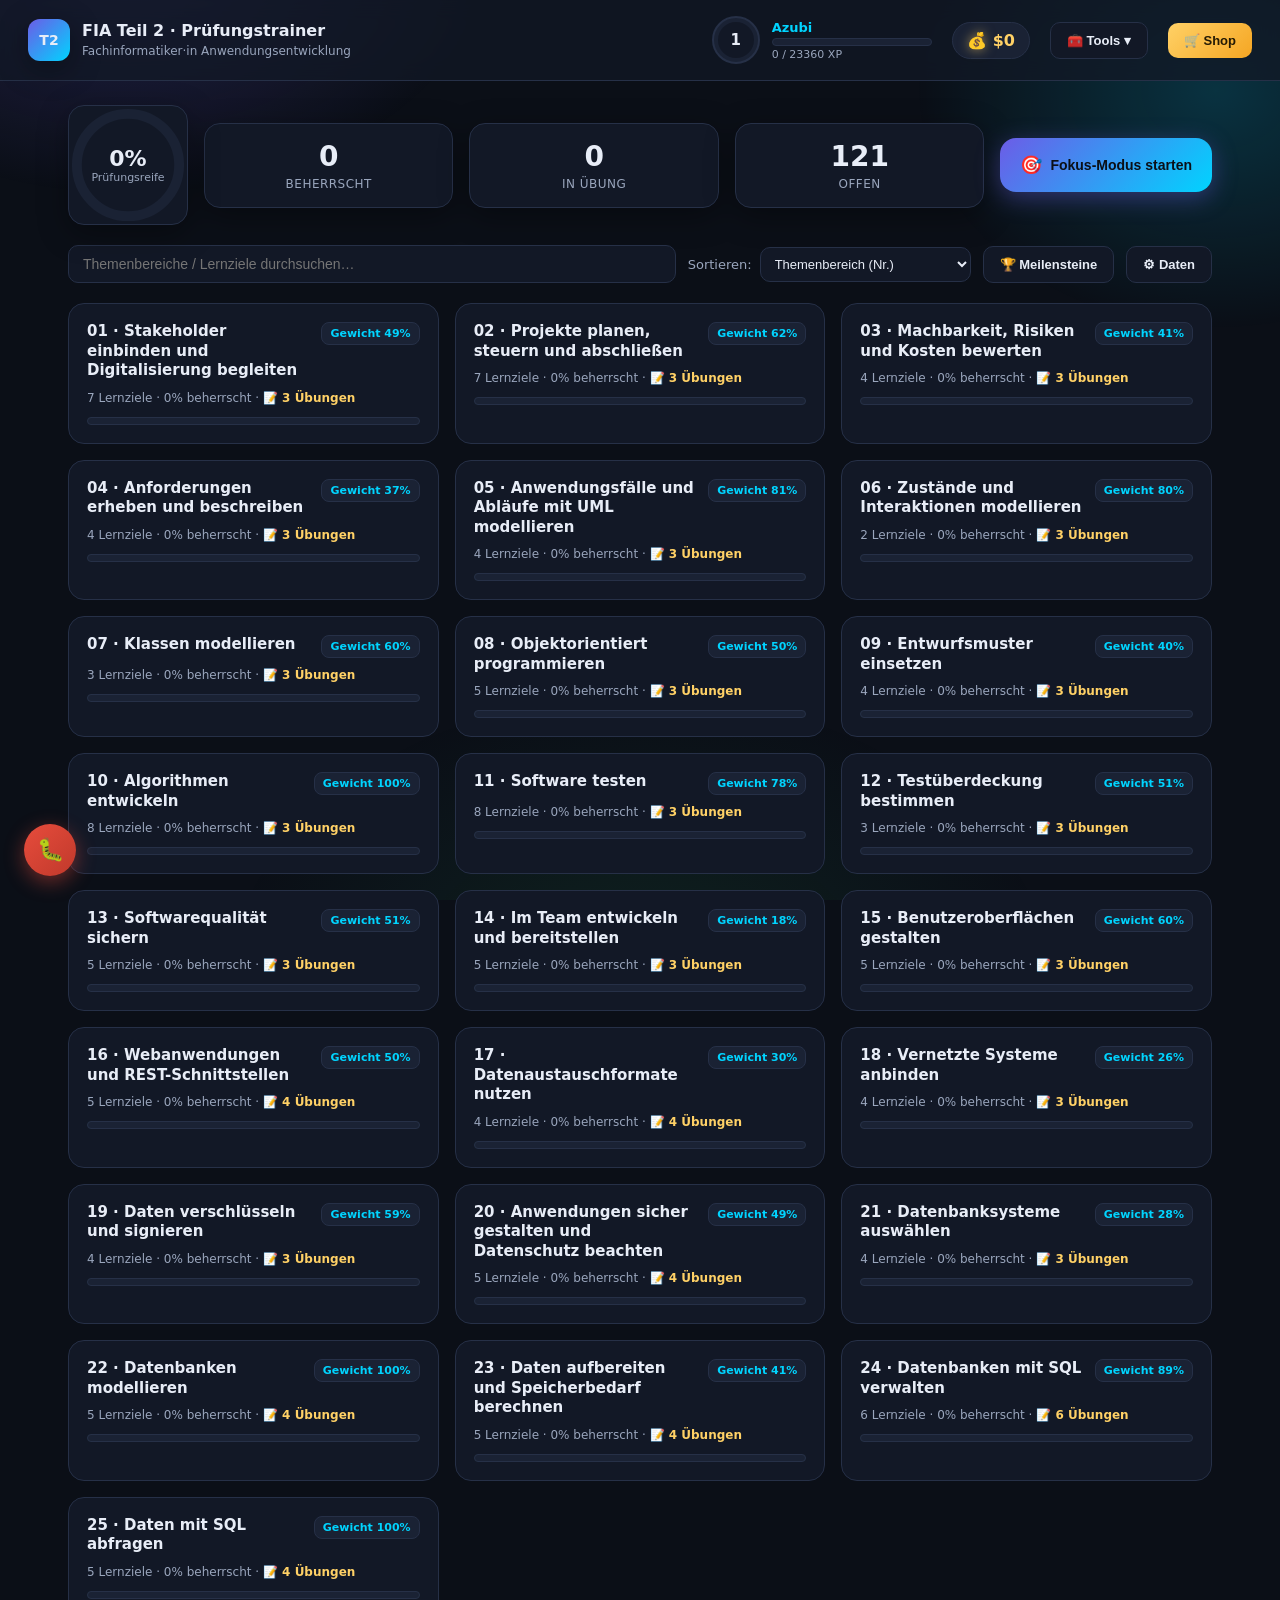
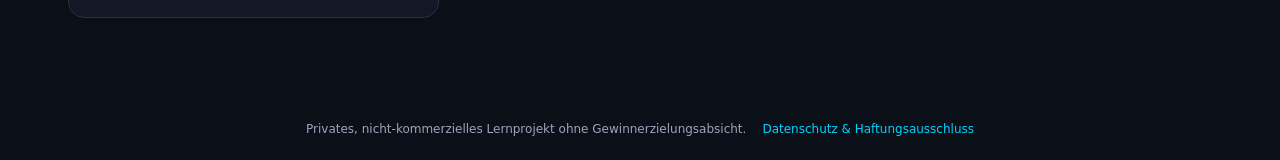
<file: webapp/index.html>
<!DOCTYPE html>
<html lang="de">
<head>
<meta charset="UTF-8">
<meta name="viewport" content="width=device-width, initial-scale=1.0">
<title>FIA Teil 2 · Prüfungstrainer</title>
<link rel="icon" href="data:,">
<link rel="stylesheet" href="style.css">
</head>
<body>

<div class="bg-fx" aria-hidden="true"></div>

<header class="topbar">
  <div class="brand">
    <div class="brand-badge" id="brandBadge">T2</div>
    <div class="brand-text">
      <h1>FIA Teil 2 · Prüfungstrainer</h1>
      <span>Fachinformatiker·in Anwendungsentwicklung</span>
    </div>
  </div>

  <div class="level-widget" id="levelWidget">
    <div class="level-ring" id="levelRing">
      <span id="levelNumber">1</span>
    </div>
    <div class="level-info">
      <div class="level-title" id="levelTitle">Azubi</div>
      <div class="xp-bar"><div class="xp-fill" id="xpFill"></div></div>
      <div class="xp-text" id="xpText">0 / 0 XP</div>
    </div>
  </div>

  <div class="cash-widget" id="cashWidget" title="Cash aus Übungsaufgaben">
    <span class="cash-icon" id="cashIconDisplay">💰</span>
    <span>$<span id="cashAmount">0</span></span>
  </div>

  <div class="tools-menu" id="toolsMenu">
    <button class="ghost-btn tools-btn" id="toolsBtn" aria-haspopup="true" aria-expanded="false">🧰 Tools ▾</button>
    <div class="tools-dropdown hidden" id="toolsDropdown" role="menu">
      <a class="tools-dropdown-item" href="netzplan-tool/index.html" target="_blank" rel="noopener" role="menuitem">
        <span class="tools-dropdown-icon">📐</span>
        <span><strong>Netzplan-Tool</strong><small>Vorgangspfeil-Netzplan nach DIN 69900</small></span>
      </a>
      <a class="tools-dropdown-item" href="doku-checkliste.html" target="_blank" rel="noopener" role="menuitem">
        <span class="tools-dropdown-icon">📋</span>
        <span><strong>Doku-Checkliste</strong><small>IHK-Projektdokumentation abhaken</small></span>
      </a>
    </div>
  </div>

  <button class="ghost-btn shop-btn" id="shopBtn">🛒 Shop</button>
</header>

<main class="layout">

  <section class="panel overview-panel">
    <div class="overview-card main-score">
      <svg viewBox="0 0 120 120" class="ring-svg">
        <circle cx="60" cy="60" r="52" class="ring-bg"/>
        <circle cx="60" cy="60" r="52" class="ring-fg" id="overallRing"/>
      </svg>
      <div class="ring-label">
        <strong id="overallPercent">0%</strong>
        <span>Prüfungsreife</span>
      </div>
    </div>

    <div class="overview-card stat-card">
      <span class="stat-value" id="statMastered">0</span>
      <span class="stat-label">Beherrscht</span>
    </div>
    <div class="overview-card stat-card">
      <span class="stat-value" id="statPracticed">0</span>
      <span class="stat-label">In Übung</span>
    </div>
    <div class="overview-card stat-card">
      <span class="stat-value" id="statOpen">0</span>
      <span class="stat-label">Offen</span>
    </div>

    <button class="focus-btn" id="startFocus">
      <span class="focus-icon">🎯</span>
      Fokus-Modus starten
    </button>
  </section>

  <nav class="controls">
    <label for="searchInput" class="sr-only">Themenbereiche und Lernziele durchsuchen</label>
    <input type="text" id="searchInput" placeholder="Themenbereiche / Lernziele durchsuchen…">
    <div class="sort-group">
      <label for="sortSelect">Sortieren:</label>
      <select id="sortSelect">
        <option value="number" selected>Themenbereich (Nr.)</option>
        <option value="weight">Gewichtung (hoch → niedrig)</option>
        <option value="progress">Fortschritt (niedrig → hoch)</option>
        <option value="name">Themenbereich (A–Z)</option>
      </select>
    </div>
    <button class="ghost-btn" id="milestonesBtn">🏆 Meilensteine</button>
    <button class="ghost-btn" id="dataBtn">⚙ Daten</button>
  </nav>

  <section class="topics-grid" id="topicsGrid"></section>

</main>

<!-- Focus mode overlay -->
<div class="overlay hidden" id="focusOverlay" role="dialog" aria-modal="true" aria-labelledby="focusText">
  <div class="focus-card">
    <button class="close-btn" id="closeFocus" aria-label="Schließen">✕</button>
    <div class="focus-progress"><div class="focus-progress-fill" id="focusProgressFill"></div></div>
    <div class="focus-meta">
      <span class="chip" id="focusTopicName">Themenbereich</span>
      <span class="chip weight-chip" id="focusWeight">Gewichtung 0%</span>
    </div>
    <h2 class="focus-text" id="focusText">Kann-Satz…</h2>

    <p class="focus-question">Wie sicher fühlst du dich bei diesem Lernziel?</p>
    <div class="focus-actions">
      <button class="rate-btn rate-open" data-status="offen">😕 Noch nicht</button>
      <button class="rate-btn rate-practice" data-status="geuebt">🙂 Teilweise</button>
      <button class="rate-btn rate-mastered" data-status="beherrscht">💪 Beherrsche ich</button>
    </div>

    <div class="focus-skip">
      <button class="link-btn" id="skipFocus">Überspringen →</button>
    </div>
  </div>
</div>

<!-- Session complete overlay -->
<div class="overlay hidden" id="sessionDoneOverlay">
  <div class="focus-card session-done">
    <h2>🎉 Session abgeschlossen!</h2>
    <p id="sessionSummary"></p>
    <button class="focus-btn" id="closeSessionDone">Weiter zum Dashboard</button>
  </div>
</div>

<!-- Milestones overlay -->
<div class="overlay hidden" id="milestonesOverlay" role="dialog" aria-modal="true" aria-labelledby="milestonesHeading">
  <div class="focus-card milestones-card">
    <button class="close-btn" id="closeMilestones" aria-label="Schließen">✕</button>
    <h2 id="milestonesHeading">🏆 Meilensteine</h2>
    <div class="milestones-list" id="milestonesList"></div>
  </div>
</div>

<!-- Data management overlay -->
<div class="overlay hidden" id="dataOverlay" role="dialog" aria-modal="true" aria-labelledby="dataHeading">
  <div class="focus-card data-card">
    <button class="close-btn" id="closeData" aria-label="Schließen">✕</button>
    <h2 id="dataHeading">⚙ Fortschritt verwalten</h2>
    <p class="data-hint">Dein Fortschritt wird automatisch lokal in diesem Browser gespeichert (localStorage).</p>
    <div class="data-actions">
      <button class="ghost-btn" id="exportBtn">⬇ Fortschritt exportieren (JSON)</button>
      <label class="ghost-btn file-label">⬆ Fortschritt importieren
        <input type="file" id="importInput" accept="application/json" hidden>
      </label>
      <button class="ghost-btn danger-btn" id="resetBtn">🗑 Fortschritt zurücksetzen</button>
    </div>
  </div>
</div>

<!-- Exercise overlay -->
<div class="overlay hidden" id="exerciseOverlay" role="dialog" aria-modal="true" aria-labelledby="exerciseTitle">
  <div class="focus-card exercise-overlay-card">
    <button class="close-btn" id="closeExercise" aria-label="Schließen">✕</button>
    <div class="focus-meta" id="exerciseMeta"></div>
    <h2 class="focus-text" id="exerciseTitle"></h2>
    <div class="exercise-intro" id="exerciseIntro"></div>

    <button class="link-btn hidden" id="toggleExerciseHints">Hinweise anzeigen ▾</button>
    <div class="extra-body hidden" id="exerciseHintsBody"></div>

    <div id="exerciseBody"></div>

    <div class="btn-row">
      <button class="btn" id="checkExerciseBtn">Prüfen</button>
      <button class="ghost-btn hidden" id="resetExerciseBtn">Zurücksetzen</button>
    </div>

    <div class="score-banner hidden" id="exerciseScoreBanner">
      <span>Ergebnis</span>
      <span class="big" id="exerciseScoreText">0%</span>
    </div>

    <div class="model-answer hidden" id="exerciseExplanation"></div>

    <div class="hidden" id="exerciseRateBody">
      <p class="focus-question">Wie sicher fühlst du dich bei dieser Aufgabe?</p>
      <div class="focus-actions">
        <button class="rate-btn exercise-rate-btn rate-open" data-status="offen">😕 Noch nicht</button>
        <button class="rate-btn exercise-rate-btn rate-practice" data-status="geuebt">🙂 Teilweise</button>
        <button class="rate-btn exercise-rate-btn rate-mastered" data-status="beherrscht">💪 Beherrsche ich</button>
      </div>
    </div>

    <div class="hidden" id="exerciseCashResult"></div>
  </div>
</div>

<!-- Topic detail overlay -->
<div class="overlay hidden" id="topicOverlay" role="dialog" aria-modal="true" aria-labelledby="topicDetailName">
  <div class="focus-card topic-card">
    <button class="close-btn" id="closeTopic" aria-label="Schließen">✕</button>
    <div class="topic-header">
      <h2 id="topicDetailName"></h2>
      <span class="chip weight-chip" id="topicDetailWeight"></span>
    </div>
    <div class="topic-progress-bar"><div class="topic-progress-fill" id="topicDetailProgress"></div></div>
    <div class="checkpoint-list" id="checkpointList"></div>

    <div class="topic-exercises-section hidden" id="topicExercisesSection">
      <div class="topic-exercises-header">
        <h3 class="section-title-sm">📝 Übungsaufgaben zu diesem Themenbereich</h3>
        <div class="exercise-chip-filters" id="topicExerciseFilters">
          <button class="chip-filter active" data-filter="all">Alle</button>
          <button class="chip-filter" data-filter="due">🔁 Fällig</button>
          <button class="chip-filter" data-filter="new">Neu</button>
          <button class="chip-filter" data-filter="mastered">💪 Beherrscht</button>
        </div>
      </div>
      <p class="section-sub">Konstruktive Aufgaben mit Auto-Check — kein Multiple Choice. Richtig gelöst + ehrlich eingeschätzt = 💰 Cash.</p>
      <div class="exercises-grid" id="topicExercisesGrid"></div>
    </div>
  </div>
</div>

<div class="toast-stack" id="toastStack" aria-live="polite" aria-atomic="true"></div>
<div class="confetti-layer" id="confettiLayer"></div>

<!-- Shop overlay -->
<div class="overlay hidden" id="shopOverlay" role="dialog" aria-modal="true" aria-labelledby="shopHeading">
  <div class="focus-card shop-card">
    <button class="close-btn" id="closeShop" aria-label="Schließen">✕</button>
    <h2 id="shopHeading">🛒 Shop</h2>
    <p class="data-hint">Kaufe Designs und Gimmicks mit deinem 💰 Cash aus den Übungsaufgaben.</p>
    <div class="shop-cash-display">Verfügbar: <strong id="shopCashAmount">$0</strong></div>

    <div class="shop-tabs" id="shopTabs">
      <button class="chip-filter active" data-category="theme">🎨 Designs</button>
      <button class="chip-filter" data-category="gimmick">✨ Gimmicks</button>
    </div>

    <div class="shop-grid" id="shopGrid"></div>
  </div>
</div>

<!-- Floating bug report button -->
<button class="bug-fab" id="bugFab" title="Bug melden" aria-label="Bug melden">🐛</button>

<!-- Bug report overlay -->
<div class="overlay hidden" id="bugOverlay" role="dialog" aria-modal="true" aria-labelledby="bugHeading">
  <div class="focus-card bug-card">
    <button class="close-btn" id="closeBug" aria-label="Schließen">✕</button>
    <h2 id="bugHeading">🐛 Bug melden</h2>
    <p class="data-hint">
      Beschreibe kurz, was nicht funktioniert hat. Kontext (Aufgabe/Themenbereich, Browser, Zeitpunkt) wird automatisch erfasst.
    </p>

    <div class="bug-context-box" id="bugContextBox"></div>

    <label class="bug-field-label" for="bugCategorySelect">Kategorie</label>
    <select id="bugCategorySelect" class="bug-select">
      <option value="aufgabe">📝 Aufgaben-Fehler (falsche Musterlösung, falscher Auto-Check, Tippfehler…)</option>
      <option value="ui">🎨 UI/Darstellung (Layout, Button reagiert nicht, Darstellung kaputt…)</option>
      <option value="sonstiges">❓ Sonstiges</option>
    </select>

    <label class="bug-field-label" for="bugDescriptionInput">Beschreibung</label>
    <textarea id="bugDescriptionInput" placeholder="Was ist passiert? Was hast du erwartet?"></textarea>

    <!-- Honeypot: unsichtbar für echte Nutzer, fängt simple Spam-Bots ab -->
    <input type="text" id="bugWebsiteHoneypot" name="website" class="bug-honeypot" tabindex="-1" autocomplete="off">

    <div class="btn-row">
      <button class="btn" id="saveBugBtn">Report senden</button>
    </div>

    <div class="bug-list-section hidden" id="bugListSection">
      <div class="bug-list-header">
        <h3 class="section-title-sm">Deine Reports in dieser Sitzung (<span id="bugCount">0</span>)</h3>
        <div class="btn-row" style="margin-top:0;">
          <button class="ghost-btn" id="exportBugsBtn">⬇ Alle exportieren (.md)</button>
          <button class="ghost-btn danger-btn" id="clearBugsBtn">🗑 Liste leeren</button>
        </div>
      </div>
      <div class="bug-list" id="bugList"></div>
    </div>

    <div class="bug-github-hint">
      <strong>So funktioniert's:</strong> Beim Senden wird dein Report automatisch als Issue in
      <code>github.com/xen0natwork/pruefungsvorbereitung</code> angelegt — ganz ohne eigenen GitHub-Account.
      <br>
      <strong>Wichtig:</strong> Dieses Issue ist <strong>öffentlich auf GitHub einsehbar</strong>
      (für jeden Internetnutzer, auch über Suchmaschinen). Bitte keine persönlichen Daten in die
      Beschreibung schreiben — siehe <a href="datenschutz.html" target="_blank" rel="noopener">Datenschutzerklärung</a>.
      <br>
      <strong>Hinweis:</strong> Ich (die KI) habe keinen automatischen/dauerhaften Zugriff auf Issues — erst wenn du mir
      in einer neuen Nachricht sagst „schau in die Issues von xen0natwork/pruefungsvorbereitung“ oder einen Link gibst,
      kann ich sie per Fetch-Tool auslesen.
    </div>
  </div>
</div>

<footer class="site-footer">
  <span>Privates, nicht-kommerzielles Lernprojekt ohne Gewinnerzielungsabsicht.</span>
  <a href="datenschutz.html">Datenschutz &amp; Haftungsausschluss</a>
</footer>

<script src="data.js"></script>
<script src="exercises-data.js"></script>
<script src="shop-data.js"></script>
<script src="app.js"></script>
</body>
</html>
</file>
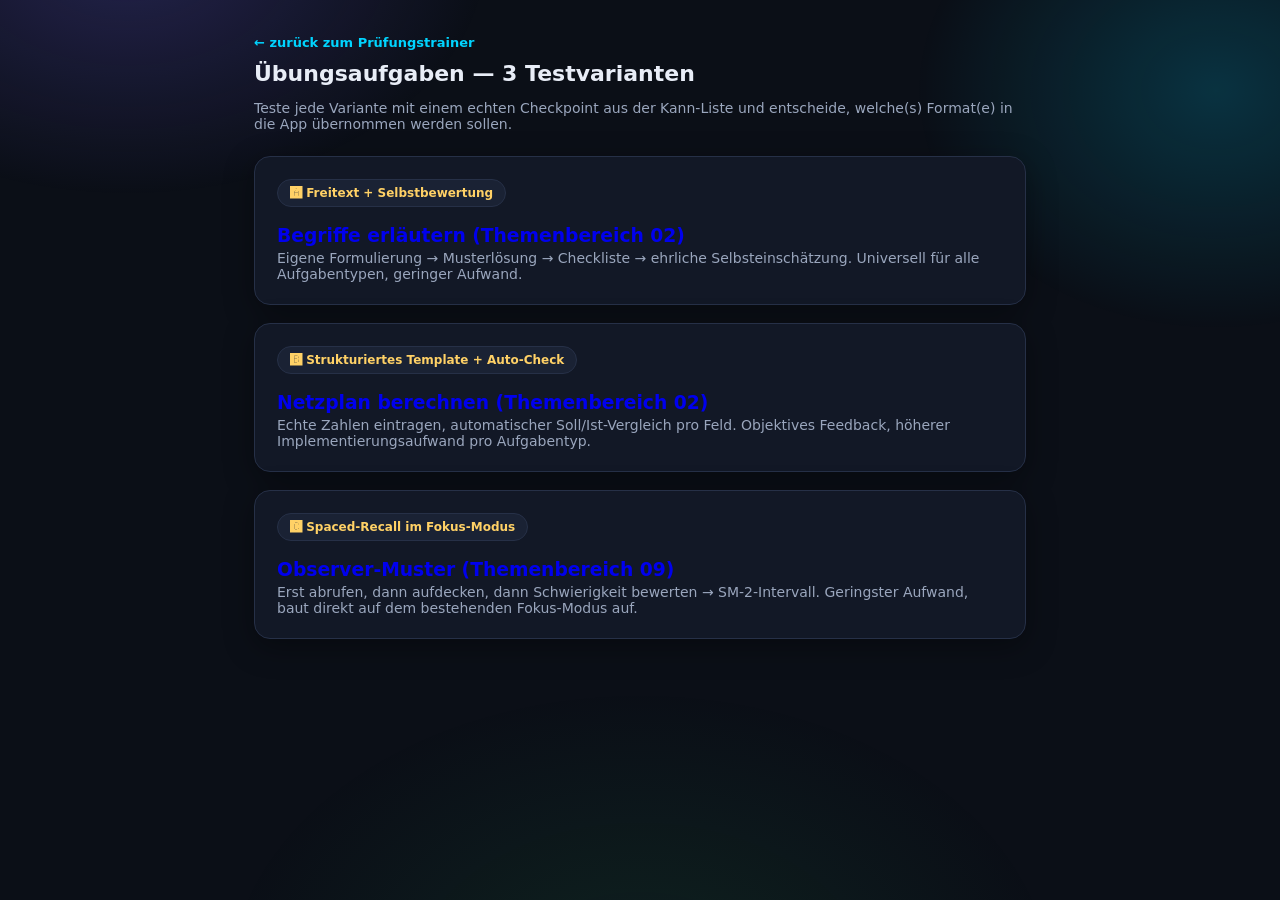
<file: webapp/demos/index.html>
<!DOCTYPE html>
<html lang="de">
<head>
<meta charset="UTF-8">
<meta name="viewport" content="width=device-width, initial-scale=1.0">
<title>Übungsaufgaben-Demos</title>
<link rel="stylesheet" href="demo.css">
</head>
<body>
<div class="bg-fx"></div>
<div class="wrap">
  <a class="back-link" href="../index.html">← zurück zum Prüfungstrainer</a>
  <h1>Übungsaufgaben — 3 Testvarianten</h1>
  <p class="subtitle">Teste jede Variante mit einem echten Checkpoint aus der Kann-Liste und entscheide, welche(s) Format(e) in die App übernommen werden sollen.</p>

  <a href="demo-a-freitext.html" style="text-decoration:none;">
    <div class="card">
      <div class="demo-badge">🅰 Freitext + Selbstbewertung</div>
      <h3 style="margin:4px 0;">Begriffe erläutern (Themenbereich 02)</h3>
      <p style="color:var(--text-dim); font-size:14px; margin:0;">Eigene Formulierung → Musterlösung → Checkliste → ehrliche Selbsteinschätzung. Universell für alle Aufgabentypen, geringer Aufwand.</p>
    </div>
  </a>

  <a href="demo-b-netzplan.html" style="text-decoration:none;">
    <div class="card">
      <div class="demo-badge">🅱 Strukturiertes Template + Auto-Check</div>
      <h3 style="margin:4px 0;">Netzplan berechnen (Themenbereich 02)</h3>
      <p style="color:var(--text-dim); font-size:14px; margin:0;">Echte Zahlen eintragen, automatischer Soll/Ist-Vergleich pro Feld. Objektives Feedback, höherer Implementierungsaufwand pro Aufgabentyp.</p>
    </div>
  </a>

  <a href="demo-c-spaced-recall.html" style="text-decoration:none;">
    <div class="card">
      <div class="demo-badge">🅲 Spaced-Recall im Fokus-Modus</div>
      <h3 style="margin:4px 0;">Observer-Muster (Themenbereich 09)</h3>
      <p style="color:var(--text-dim); font-size:14px; margin:0;">Erst abrufen, dann aufdecken, dann Schwierigkeit bewerten → SM-2-Intervall. Geringster Aufwand, baut direkt auf dem bestehenden Fokus-Modus auf.</p>
    </div>
  </a>
</div>
</body>
</html>
</file>
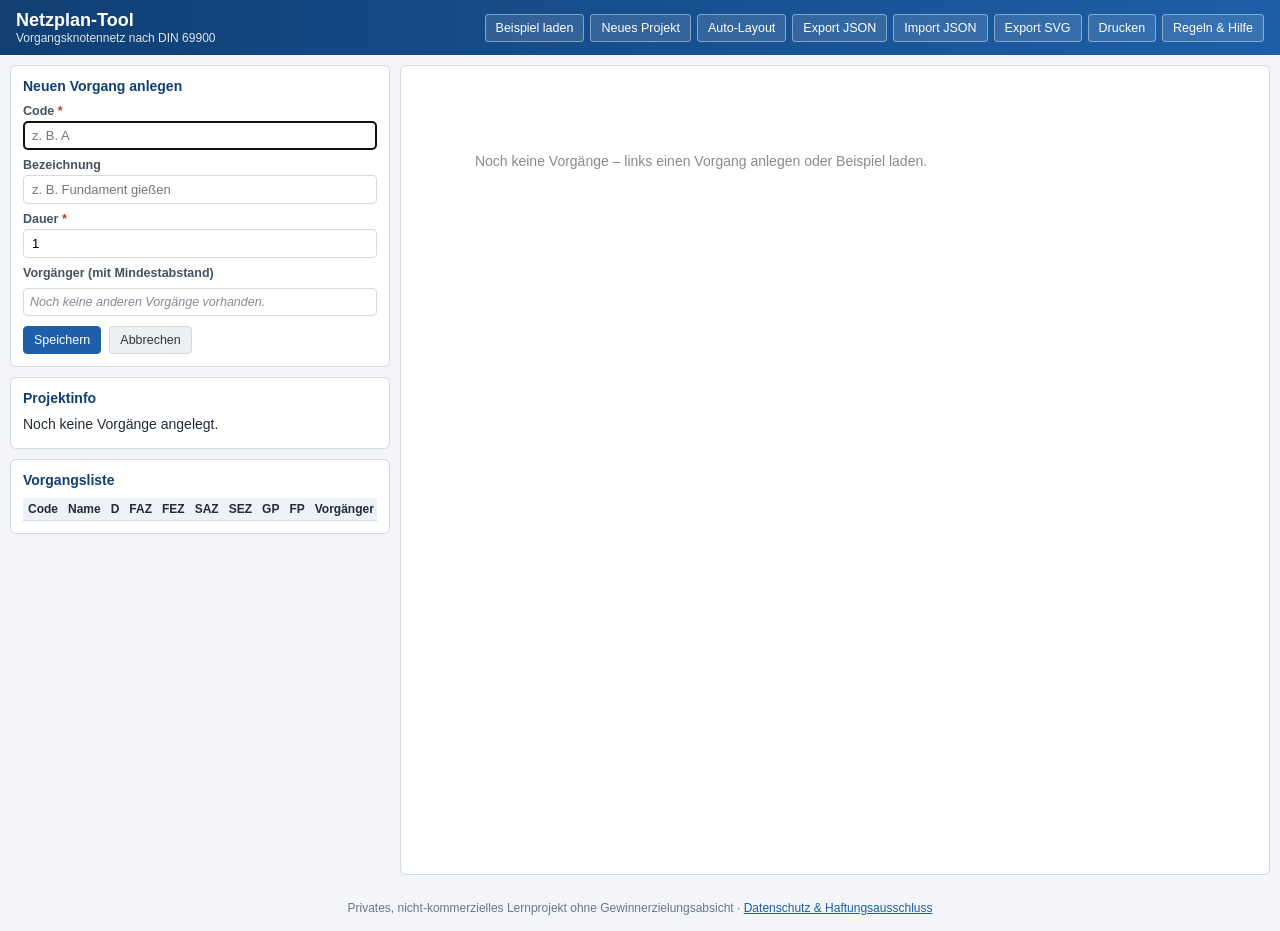
<file: webapp/netzplan-tool/index.html>
<!DOCTYPE html>
<html lang="de">
<head>
<meta charset="UTF-8" />
<meta name="viewport" content="width=device-width, initial-scale=1.0" />
<title>Netzplan-Tool (DIN 69900)</title>
<link rel="stylesheet" href="style.css" />
</head>
<body>
<header class="app-header">
  <h1>Netzplan-Tool <span class="subtitle">Vorgangsknotennetz nach DIN 69900</span></h1>
  <div class="toolbar">
    <button id="btnExample" title="Beispielprojekt laden">Beispiel laden</button>
    <button id="btnNew" title="Alles löschen und neu beginnen">Neues Projekt</button>
    <button id="btnAutoLayout" title="Vorgänge automatisch anordnen">Auto-Layout</button>
    <button id="btnExportJSON" title="Projekt als JSON-Datei speichern">Export JSON</button>
    <button id="btnImportJSON" title="Projekt aus JSON-Datei laden">Import JSON</button>
    <input type="file" id="fileImport" accept="application/json" hidden />
    <button id="btnExportSVG" title="Netzplan als SVG-Datei exportieren">Export SVG</button>
    <button id="btnPrint" title="Drucken / Als PDF speichern">Drucken</button>
    <button id="btnHelp" title="Regeln &amp; Legende anzeigen">Regeln &amp; Hilfe</button>
  </div>
</header>

<div id="errorBox" class="error-box hidden"></div>

<main class="layout">
  <section class="sidebar">
    <div class="panel">
      <h2 id="formTitle">Neuen Vorgang anlegen</h2>
      <form id="activityForm">
        <input type="hidden" id="editingId" value="" />
        <label>
          Code <span class="req">*</span>
          <input type="text" id="inpCode" maxlength="8" placeholder="z. B. A" required />
        </label>
        <label>
          Bezeichnung
          <input type="text" id="inpName" maxlength="60" placeholder="z. B. Fundament gießen" />
        </label>
        <label>
          Dauer <span class="req">*</span>
          <input type="number" id="inpDuration" min="0" step="0.5" value="1" required />
        </label>
        <label>Vorgänger (mit Mindestabstand)</label>
        <div id="predList" class="pred-list"></div>
        <div class="form-actions">
          <button type="submit" id="btnSave">Speichern</button>
          <button type="button" id="btnCancelEdit" class="secondary">Abbrechen</button>
        </div>
      </form>
    </div>

    <div class="panel">
      <h2>Projektinfo</h2>
      <div id="projectInfo" class="project-info"></div>
    </div>

    <div class="panel grow">
      <h2>Vorgangsliste</h2>
      <div class="table-wrap">
        <table id="activityTable">
          <thead>
            <tr>
              <th>Code</th><th>Name</th><th>D</th>
              <th title="Früheste Anfangszeit">FAZ</th><th title="Früheste Endzeit">FEZ</th>
              <th title="Späteste Anfangszeit">SAZ</th><th title="Späteste Endzeit">SEZ</th>
              <th title="Gesamtpuffer">GP</th><th title="Freier Puffer">FP</th>
              <th>Vorgänger</th><th></th>
            </tr>
          </thead>
          <tbody id="activityTableBody"></tbody>
        </table>
      </div>
    </div>
  </section>

  <section class="diagram-wrap" id="diagramWrapper">
    <svg id="diagram" xmlns="http://www.w3.org/2000/svg"></svg>
  </section>
</main>

<footer style="text-align:center;padding:16px;font-size:12px;color:#6b7686">
  Privates, nicht-kommerzielles Lernprojekt ohne Gewinnerzielungsabsicht ·
  <a href="../datenschutz.html" style="color:#1d5fa8">Datenschutz &amp; Haftungsausschluss</a>
</footer>

<div id="helpOverlay" class="overlay hidden">
  <div class="overlay-content">
    <button class="close-btn" id="btnCloseHelp">&times;</button>
    <h2>Regeln des Netzplans (DIN 69900 – Vorgangsknotennetz)</h2>
    <p>Dieses Tool bildet einen <strong>Vorgangsknotennetzplan (AON – Activity on Node)</strong> ab.
       Jeder Vorgang wird als Knoten mit 7 Feldern dargestellt:</p>
    <pre class="box-schema">
┌─────────┬─────────┬─────────┐
│  FAZ    │  Dauer  │  FEZ    │   FAZ = Früheste Anfangszeit, FEZ = Früheste Endzeit
├─────────┴─────────┴─────────┤
│      Code / Bezeichnung     │
├─────────┬─────────┬─────────┤
│  SAZ    │   GP    │  SEZ    │   SAZ = Späteste Anfangszeit, SEZ = Späteste Endzeit, GP = Gesamtpuffer
└─────────┴─────────┴─────────┘</pre>
    <h3>Berechnungsregeln</h3>
    <ul>
      <li><strong>Vorwärtsrechnung:</strong> FAZ = max(FEZ aller Vorgänger + Abstand); FEZ = FAZ + Dauer. Vorgänge ohne Vorgänger starten bei 0.</li>
      <li><strong>Rückwärtsrechnung:</strong> SEZ = min(SAZ aller Nachfolger − Abstand); SAZ = SEZ − Dauer. Vorgänge ohne Nachfolger enden bei der Projektdauer.</li>
      <li><strong>Gesamtpuffer (GP)</strong> = SAZ − FAZ = SEZ − FEZ. Zeit, um die ein Vorgang verschoben werden kann, ohne die Projektdauer zu verändern.</li>
      <li><strong>Freier Puffer (FP)</strong> = min(FAZ der Nachfolger − Abstand) − FEZ. Zeit, um die ein Vorgang verschoben werden kann, ohne nachfolgende Vorgänge zu verschieben.</li>
      <li><strong>Kritischer Pfad:</strong> die durchgehende Kette von Vorgängen mit GP = 0, vom Projektstart bis zum Projektende. Verzögert sich ein kritischer Vorgang, verzögert sich das gesamte Projekt. Kritische Vorgänge/Pfeile werden rot dargestellt.</li>
      <li><strong>Anordnungsbeziehung:</strong> unterstützt wird die Normalfolge (Ende-Anfang) mit optionalem Mindestabstand (Zeitabstand) zwischen Vorgänger und Nachfolger.</li>
      <li>Ein gültiger Netzplan darf <strong>keine Kreise (Zyklen)</strong> enthalten – das Tool prüft dies automatisch.</li>
    </ul>
    <p class="hint">Tipp: Knoten im Diagramm können per Drag &amp; Drop frei positioniert werden. "Auto-Layout" ordnet alle Vorgänge wieder nach Ebenen (Vorgängertiefe) an.</p>
  </div>
</div>

<script src="netzplan-core.js"></script>
<script src="app.js"></script>
</body>
</html>
</file>
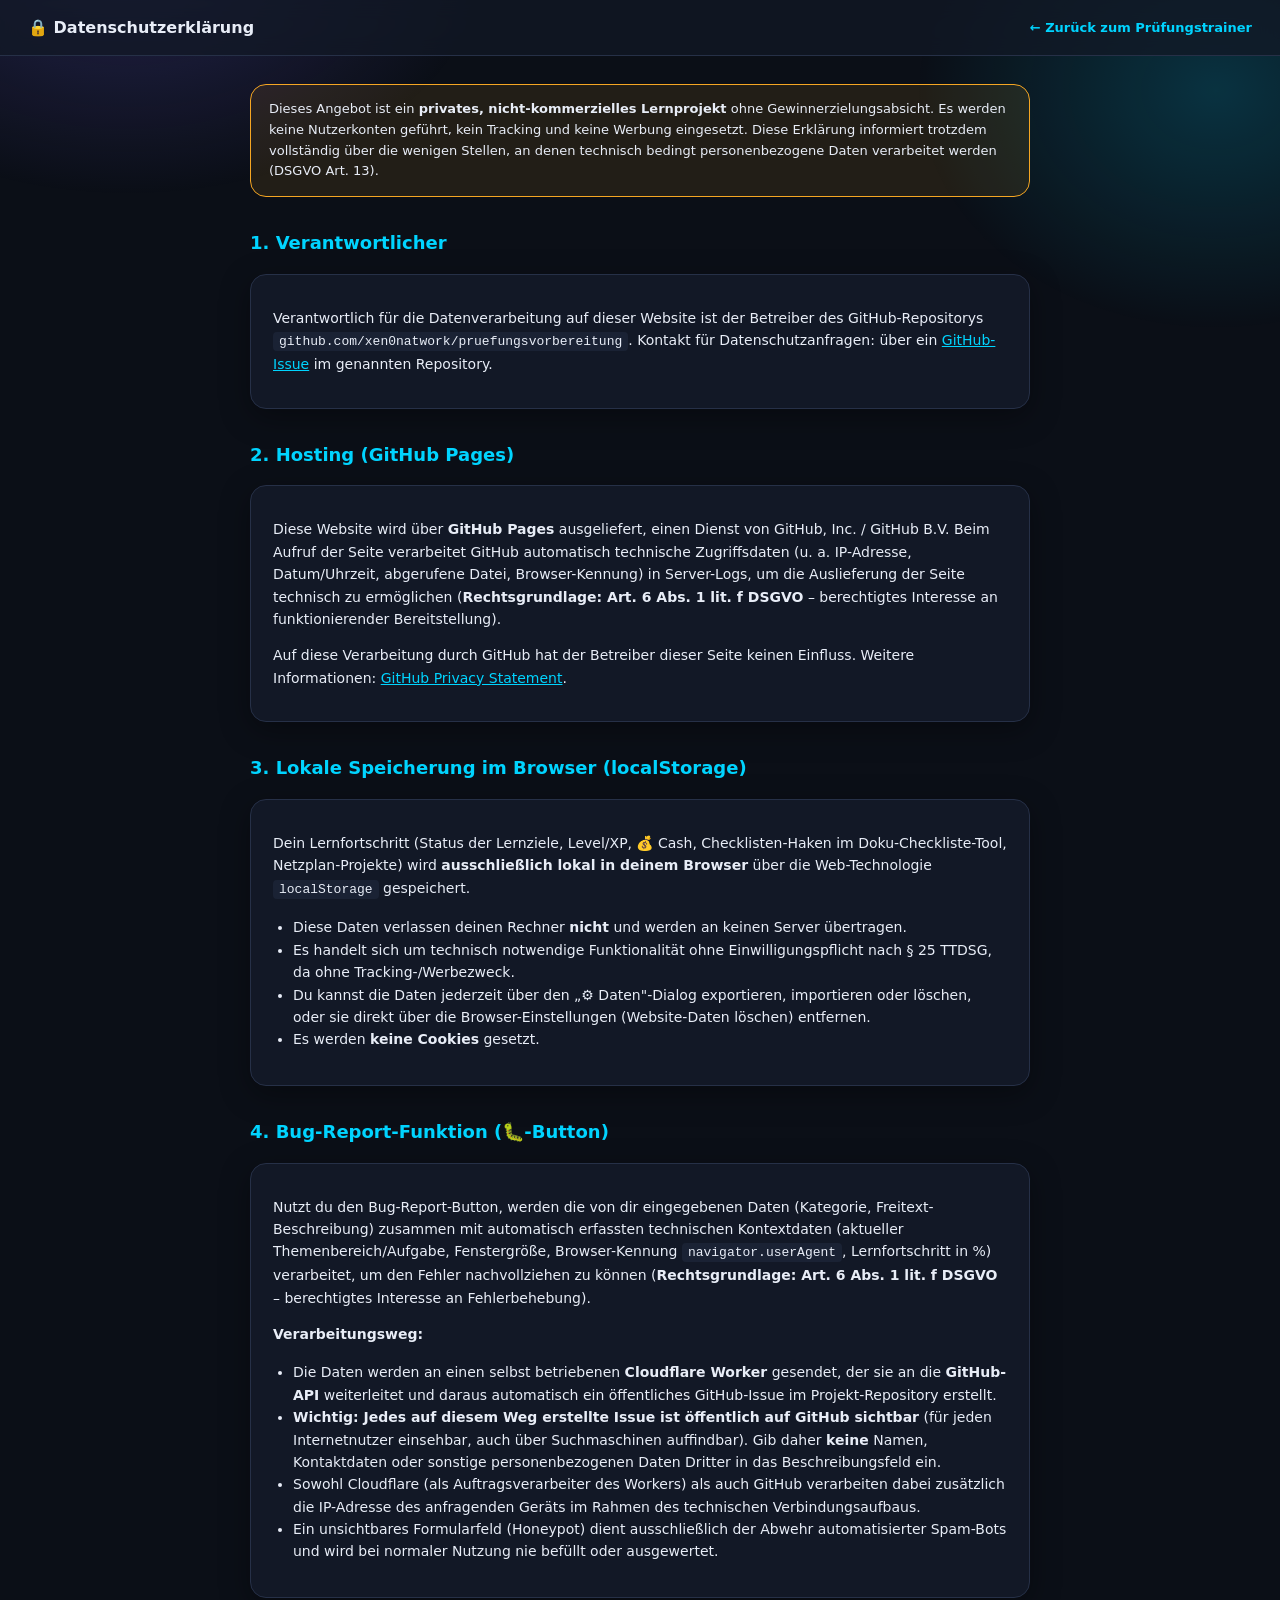
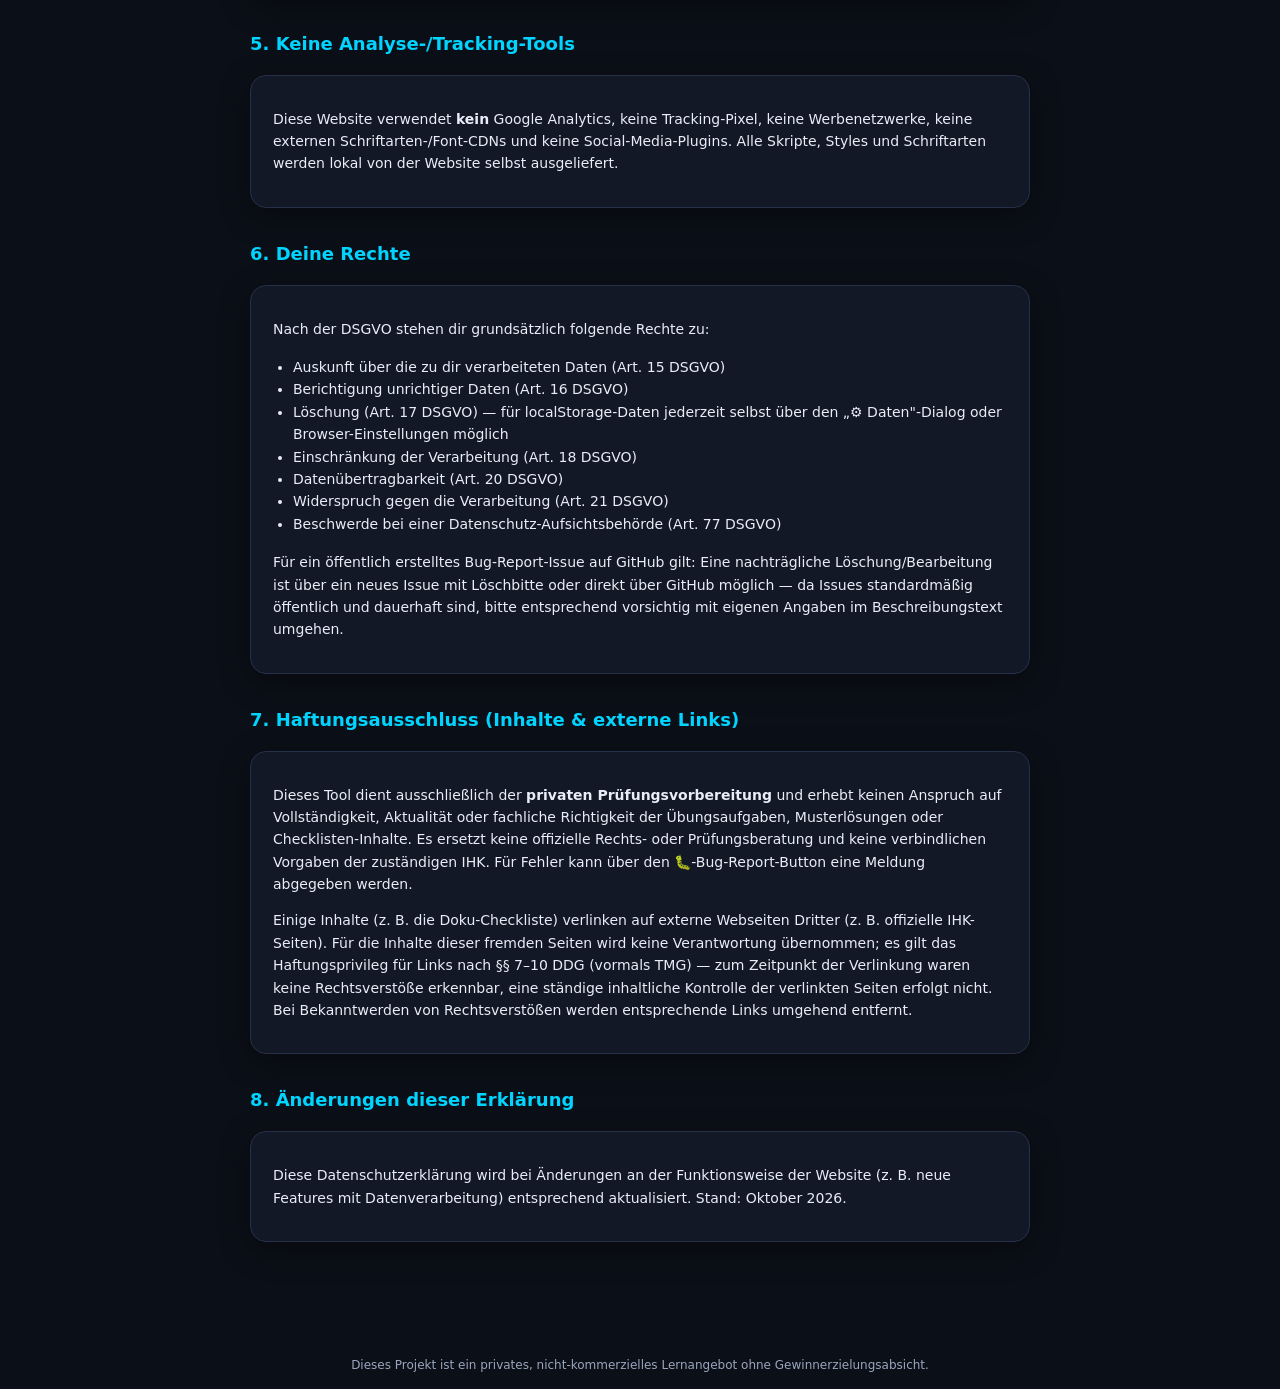
<file: webapp/datenschutz.html>
<!DOCTYPE html>
<html lang="de">
<head>
<meta charset="UTF-8">
<meta name="viewport" content="width=device-width, initial-scale=1.0">
<title>Datenschutzerklärung | FIA Teil 2 Prüfungstrainer</title>
<link rel="icon" href="data:,">
<style>
:root {
  --bg: #0b0f17; --bg-elev: #121826; --bg-elev-2: #1a2234; --border: #263047;
  --text: #e8edf7; --text-dim: #9aa6bd; --accent: #6c5ce7; --accent-2: #00d4ff;
  --mid: #f5a623; --radius: 16px; --radius-sm: 10px; --shadow: 0 8px 30px rgba(0,0,0,.35);
  font-size: 16px;
}
* { box-sizing: border-box; }
html, body { margin: 0; padding: 0; }
body {
  background: var(--bg); color: var(--text);
  font-family: "Segoe UI", Inter, system-ui, -apple-system, Roboto, Arial, sans-serif;
  min-height: 100vh; position: relative;
}
.bg-fx {
  position: fixed; inset: 0; z-index: -1;
  background:
    radial-gradient(600px 400px at 10% -5%, rgba(108,92,231,.25), transparent 60%),
    radial-gradient(500px 400px at 95% 10%, rgba(0,212,255,.18), transparent 60%);
}
.topbar {
  display: flex; align-items: center; gap: 16px; padding: 18px 28px;
  background: rgba(18,24,38,.75); backdrop-filter: blur(10px);
  border-bottom: 1px solid var(--border); position: sticky; top: 0;
}
.topbar a { color: var(--accent-2); text-decoration: none; font-size: 13px; font-weight: 600; }
.topbar h1 { font-size: 16px; margin: 0; margin-right: auto; }
main { max-width: 820px; margin: 0 auto; padding: 28px 20px 80px; line-height: 1.6; }
h2 { color: var(--accent-2); font-size: 18px; margin-top: 32px; }
h3 { font-size: 15px; margin-top: 20px; color: var(--text); }
p, li { font-size: 14px; color: var(--text); }
ul { padding-left: 20px; }
.card {
  background: var(--bg-elev); border: 1px solid var(--border); border-radius: var(--radius);
  padding: 18px 22px; margin: 16px 0; box-shadow: var(--shadow);
}
.banner {
  background: rgba(245,166,35,.1); border: 1px solid var(--mid); border-radius: var(--radius);
  padding: 14px 18px; font-size: 13px; margin-bottom: 24px;
}
a { color: var(--accent-2); }
code { background: var(--bg-elev-2); padding: 2px 6px; border-radius: 4px; font-size: 13px; }
footer { text-align: center; color: var(--text-dim); font-size: 12px; padding: 20px; }
</style>
</head>
<body>
<div class="bg-fx"></div>
<header class="topbar">
  <h1>🔒 Datenschutzerklärung</h1>
  <a href="index.html">← Zurück zum Prüfungstrainer</a>
</header>
<main>

  <div class="banner">
    Dieses Angebot ist ein <strong>privates, nicht-kommerzielles Lernprojekt</strong> ohne
    Gewinnerzielungsabsicht. Es werden keine Nutzerkonten geführt, kein Tracking und keine
    Werbung eingesetzt. Diese Erklärung informiert trotzdem vollständig über die wenigen Stellen,
    an denen technisch bedingt personenbezogene Daten verarbeitet werden (DSGVO Art. 13).
  </div>

  <h2>1. Verantwortlicher</h2>
  <div class="card">
    <p>
      Verantwortlich für die Datenverarbeitung auf dieser Website ist der Betreiber des
      GitHub-Repositorys <code>github.com/xen0natwork/pruefungsvorbereitung</code>.
      Kontakt für Datenschutzanfragen: über ein
      <a href="https://github.com/Xen0natWork/Pruefungsvorbereitung/issues" target="_blank" rel="noopener">GitHub-Issue</a>
      im genannten Repository.
    </p>
  </div>

  <h2>2. Hosting (GitHub Pages)</h2>
  <div class="card">
    <p>
      Diese Website wird über <strong>GitHub Pages</strong> ausgeliefert, einen Dienst von
      GitHub, Inc. / GitHub B.V. Beim Aufruf der Seite verarbeitet GitHub automatisch
      technische Zugriffsdaten (u. a. IP-Adresse, Datum/Uhrzeit, abgerufene Datei, Browser-Kennung)
      in Server-Logs, um die Auslieferung der Seite technisch zu ermöglichen
      (<strong>Rechtsgrundlage: Art. 6 Abs. 1 lit. f DSGVO</strong> – berechtigtes Interesse an
      funktionierender Bereitstellung).
    </p>
    <p>
      Auf diese Verarbeitung durch GitHub hat der Betreiber dieser Seite keinen Einfluss.
      Weitere Informationen:
      <a href="https://docs.github.com/en/site-policy/privacy-policies/github-general-privacy-statement" target="_blank" rel="noopener">GitHub Privacy Statement</a>.
    </p>
  </div>

  <h2>3. Lokale Speicherung im Browser (localStorage)</h2>
  <div class="card">
    <p>
      Dein Lernfortschritt (Status der Lernziele, Level/XP, 💰 Cash, Checklisten-Haken im
      Doku-Checkliste-Tool, Netzplan-Projekte) wird <strong>ausschließlich lokal in deinem
      Browser</strong> über die Web-Technologie <code>localStorage</code> gespeichert.
    </p>
    <ul>
      <li>Diese Daten verlassen deinen Rechner <strong>nicht</strong> und werden an keinen Server übertragen.</li>
      <li>Es handelt sich um technisch notwendige Funktionalität ohne Einwilligungspflicht nach § 25 TTDSG, da ohne Tracking-/Werbezweck.</li>
      <li>Du kannst die Daten jederzeit über den „⚙ Daten"-Dialog exportieren, importieren oder löschen, oder sie direkt über die Browser-Einstellungen (Website-Daten löschen) entfernen.</li>
      <li>Es werden <strong>keine Cookies</strong> gesetzt.</li>
    </ul>
  </div>

  <h2>4. Bug-Report-Funktion (🐛-Button)</h2>
  <div class="card">
    <p>
      Nutzt du den Bug-Report-Button, werden die von dir eingegebenen Daten
      (Kategorie, Freitext-Beschreibung) zusammen mit automatisch erfassten technischen
      Kontextdaten (aktueller Themenbereich/Aufgabe, Fenstergröße, Browser-Kennung
      <code>navigator.userAgent</code>, Lernfortschritt in %) verarbeitet, um den Fehler
      nachvollziehen zu können (<strong>Rechtsgrundlage: Art. 6 Abs. 1 lit. f DSGVO</strong> –
      berechtigtes Interesse an Fehlerbehebung).
    </p>
    <p><strong>Verarbeitungsweg:</strong></p>
    <ul>
      <li>Die Daten werden an einen selbst betriebenen <strong>Cloudflare Worker</strong>
        gesendet, der sie an die <strong>GitHub-API</strong> weiterleitet und daraus
        automatisch ein öffentliches GitHub-Issue im Projekt-Repository erstellt.</li>
      <li><strong>Wichtig: Jedes auf diesem Weg erstellte Issue ist öffentlich auf GitHub sichtbar</strong>
        (für jeden Internetnutzer einsehbar, auch über Suchmaschinen auffindbar). Gib daher
        <strong>keine</strong> Namen, Kontaktdaten oder sonstige personenbezogenen Daten Dritter
        in das Beschreibungsfeld ein.</li>
      <li>Sowohl Cloudflare (als Auftragsverarbeiter des Workers) als auch GitHub verarbeiten
        dabei zusätzlich die IP-Adresse des anfragenden Geräts im Rahmen des technischen
        Verbindungsaufbaus.</li>
      <li>Ein unsichtbares Formularfeld (Honeypot) dient ausschließlich der Abwehr automatisierter
        Spam-Bots und wird bei normaler Nutzung nie befüllt oder ausgewertet.</li>
    </ul>
  </div>

  <h2>5. Keine Analyse-/Tracking-Tools</h2>
  <div class="card">
    <p>
      Diese Website verwendet <strong>kein</strong> Google Analytics, keine Tracking-Pixel,
      keine Werbenetzwerke, keine externen Schriftarten-/Font-CDNs und keine Social-Media-Plugins.
      Alle Skripte, Styles und Schriftarten werden lokal von der Website selbst ausgeliefert.
    </p>
  </div>

  <h2>6. Deine Rechte</h2>
  <div class="card">
    <p>Nach der DSGVO stehen dir grundsätzlich folgende Rechte zu:</p>
    <ul>
      <li>Auskunft über die zu dir verarbeiteten Daten (Art. 15 DSGVO)</li>
      <li>Berichtigung unrichtiger Daten (Art. 16 DSGVO)</li>
      <li>Löschung (Art. 17 DSGVO) — für localStorage-Daten jederzeit selbst über den „⚙ Daten"-Dialog oder Browser-Einstellungen möglich</li>
      <li>Einschränkung der Verarbeitung (Art. 18 DSGVO)</li>
      <li>Datenübertragbarkeit (Art. 20 DSGVO)</li>
      <li>Widerspruch gegen die Verarbeitung (Art. 21 DSGVO)</li>
      <li>Beschwerde bei einer Datenschutz-Aufsichtsbehörde (Art. 77 DSGVO)</li>
    </ul>
    <p>
      Für ein öffentlich erstelltes Bug-Report-Issue auf GitHub gilt: Eine nachträgliche
      Löschung/Bearbeitung ist über ein neues Issue mit Löschbitte oder direkt über GitHub
      möglich — da Issues standardmäßig öffentlich und dauerhaft sind, bitte entsprechend
      vorsichtig mit eigenen Angaben im Beschreibungstext umgehen.
    </p>
  </div>

  <h2>7. Haftungsausschluss (Inhalte &amp; externe Links)</h2>
  <div class="card">
    <p>
      Dieses Tool dient ausschließlich der <strong>privaten Prüfungsvorbereitung</strong> und
      erhebt keinen Anspruch auf Vollständigkeit, Aktualität oder fachliche Richtigkeit der
      Übungsaufgaben, Musterlösungen oder Checklisten-Inhalte. Es ersetzt keine offizielle
      Rechts- oder Prüfungsberatung und keine verbindlichen Vorgaben der zuständigen IHK.
      Für Fehler kann über den 🐛-Bug-Report-Button eine Meldung abgegeben werden.
    </p>
    <p>
      Einige Inhalte (z. B. die Doku-Checkliste) verlinken auf externe Webseiten Dritter
      (z. B. offizielle IHK-Seiten). Für die Inhalte dieser fremden Seiten wird keine
      Verantwortung übernommen; es gilt das Haftungsprivileg für Links nach §§ 7–10 DDG
      (vormals TMG) — zum Zeitpunkt der Verlinkung waren keine Rechtsverstöße erkennbar,
      eine ständige inhaltliche Kontrolle der verlinkten Seiten erfolgt nicht. Bei Bekanntwerden
      von Rechtsverstößen werden entsprechende Links umgehend entfernt.
    </p>
  </div>

  <h2>8. Änderungen dieser Erklärung</h2>
  <div class="card">
    <p>
      Diese Datenschutzerklärung wird bei Änderungen an der Funktionsweise der Website
      (z. B. neue Features mit Datenverarbeitung) entsprechend aktualisiert. Stand: Oktober 2026.
    </p>
  </div>

</main>
<footer>Dieses Projekt ist ein privates, nicht-kommerzielles Lernangebot ohne Gewinnerzielungsabsicht.</footer>
</body>
</html>
</file>
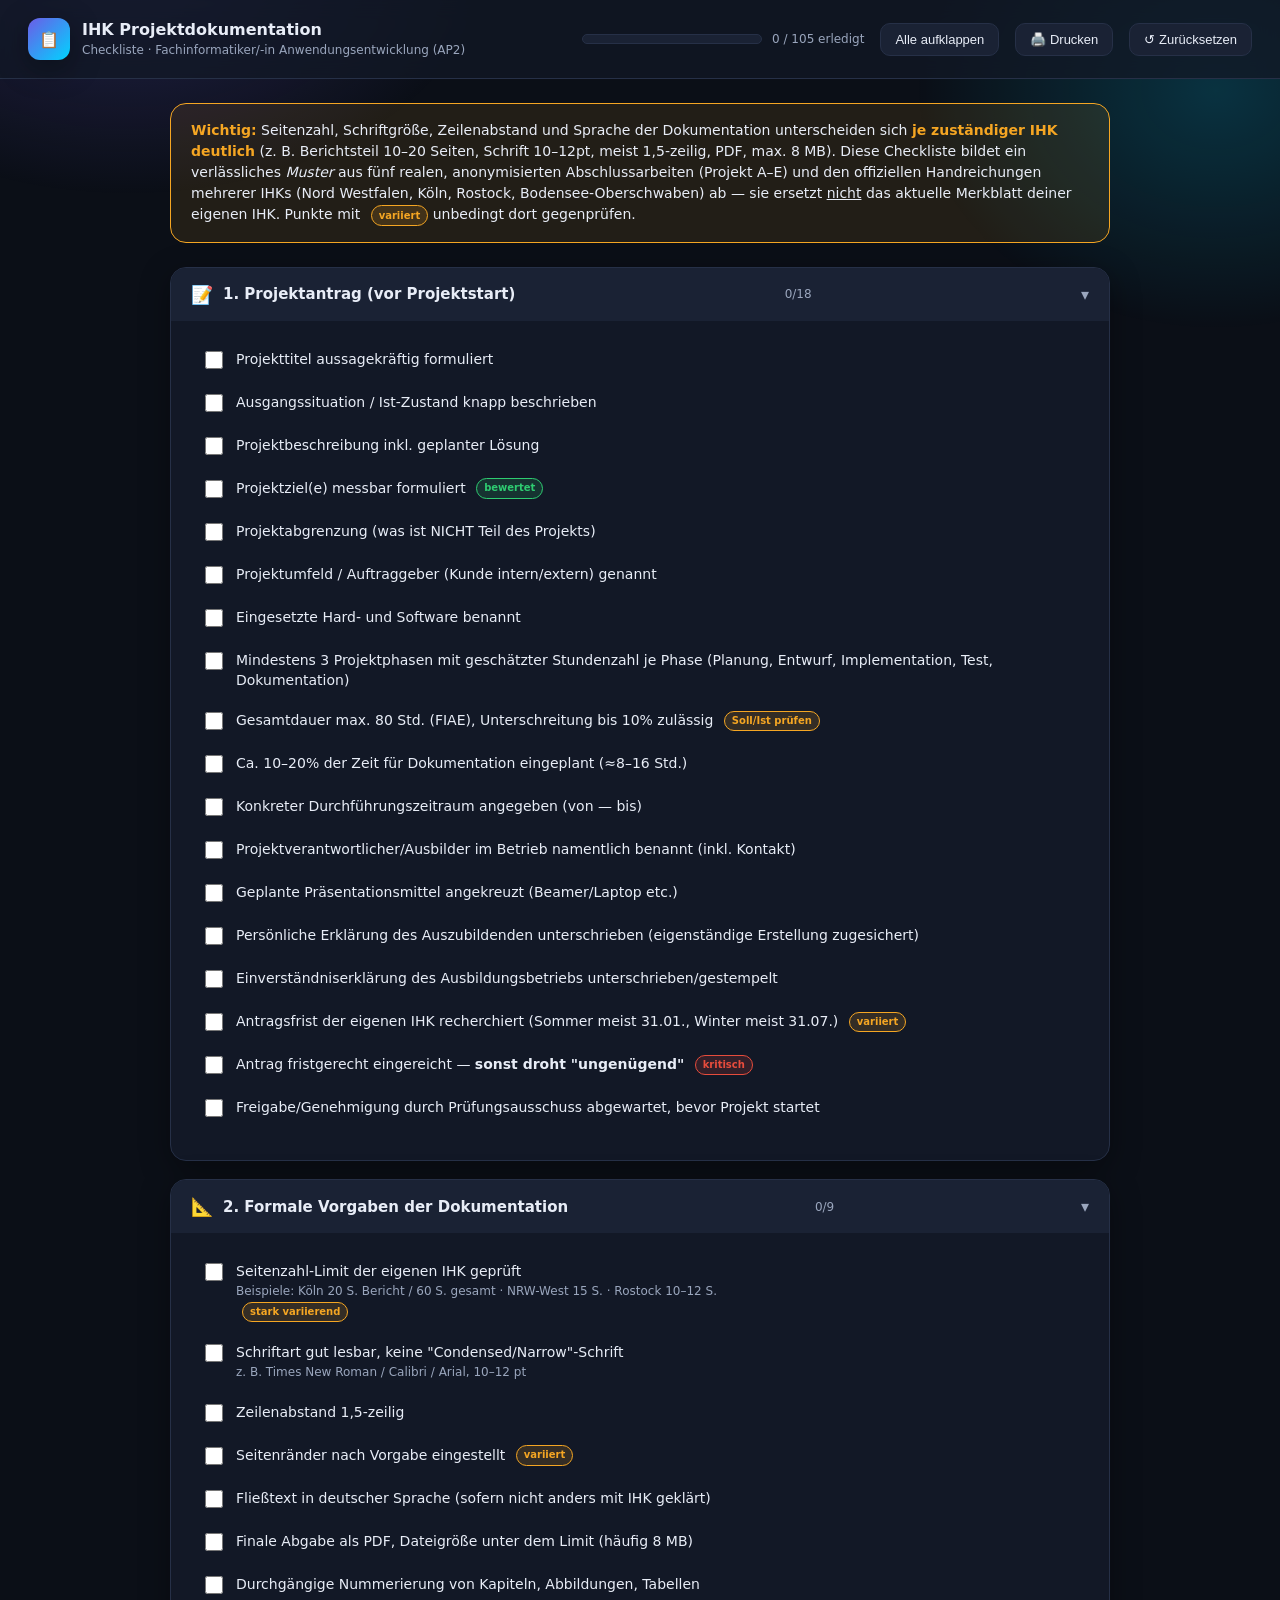
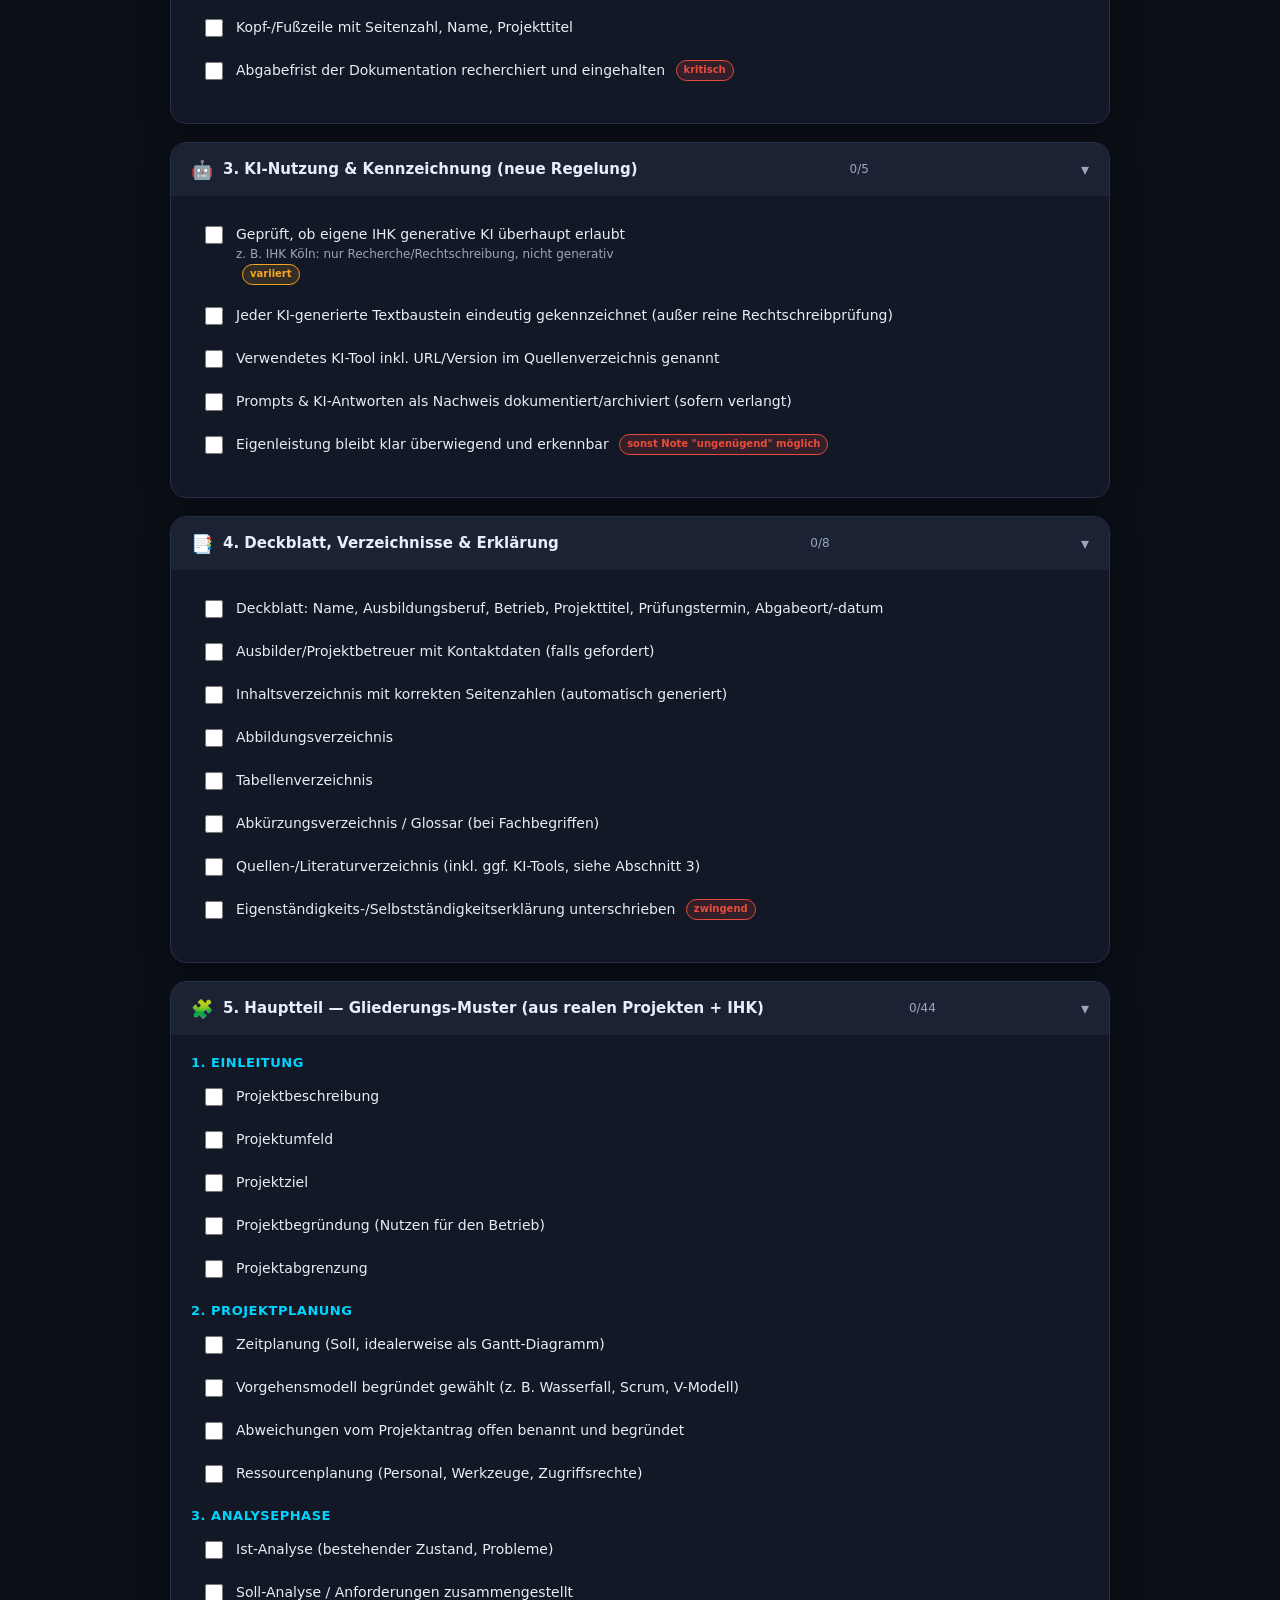
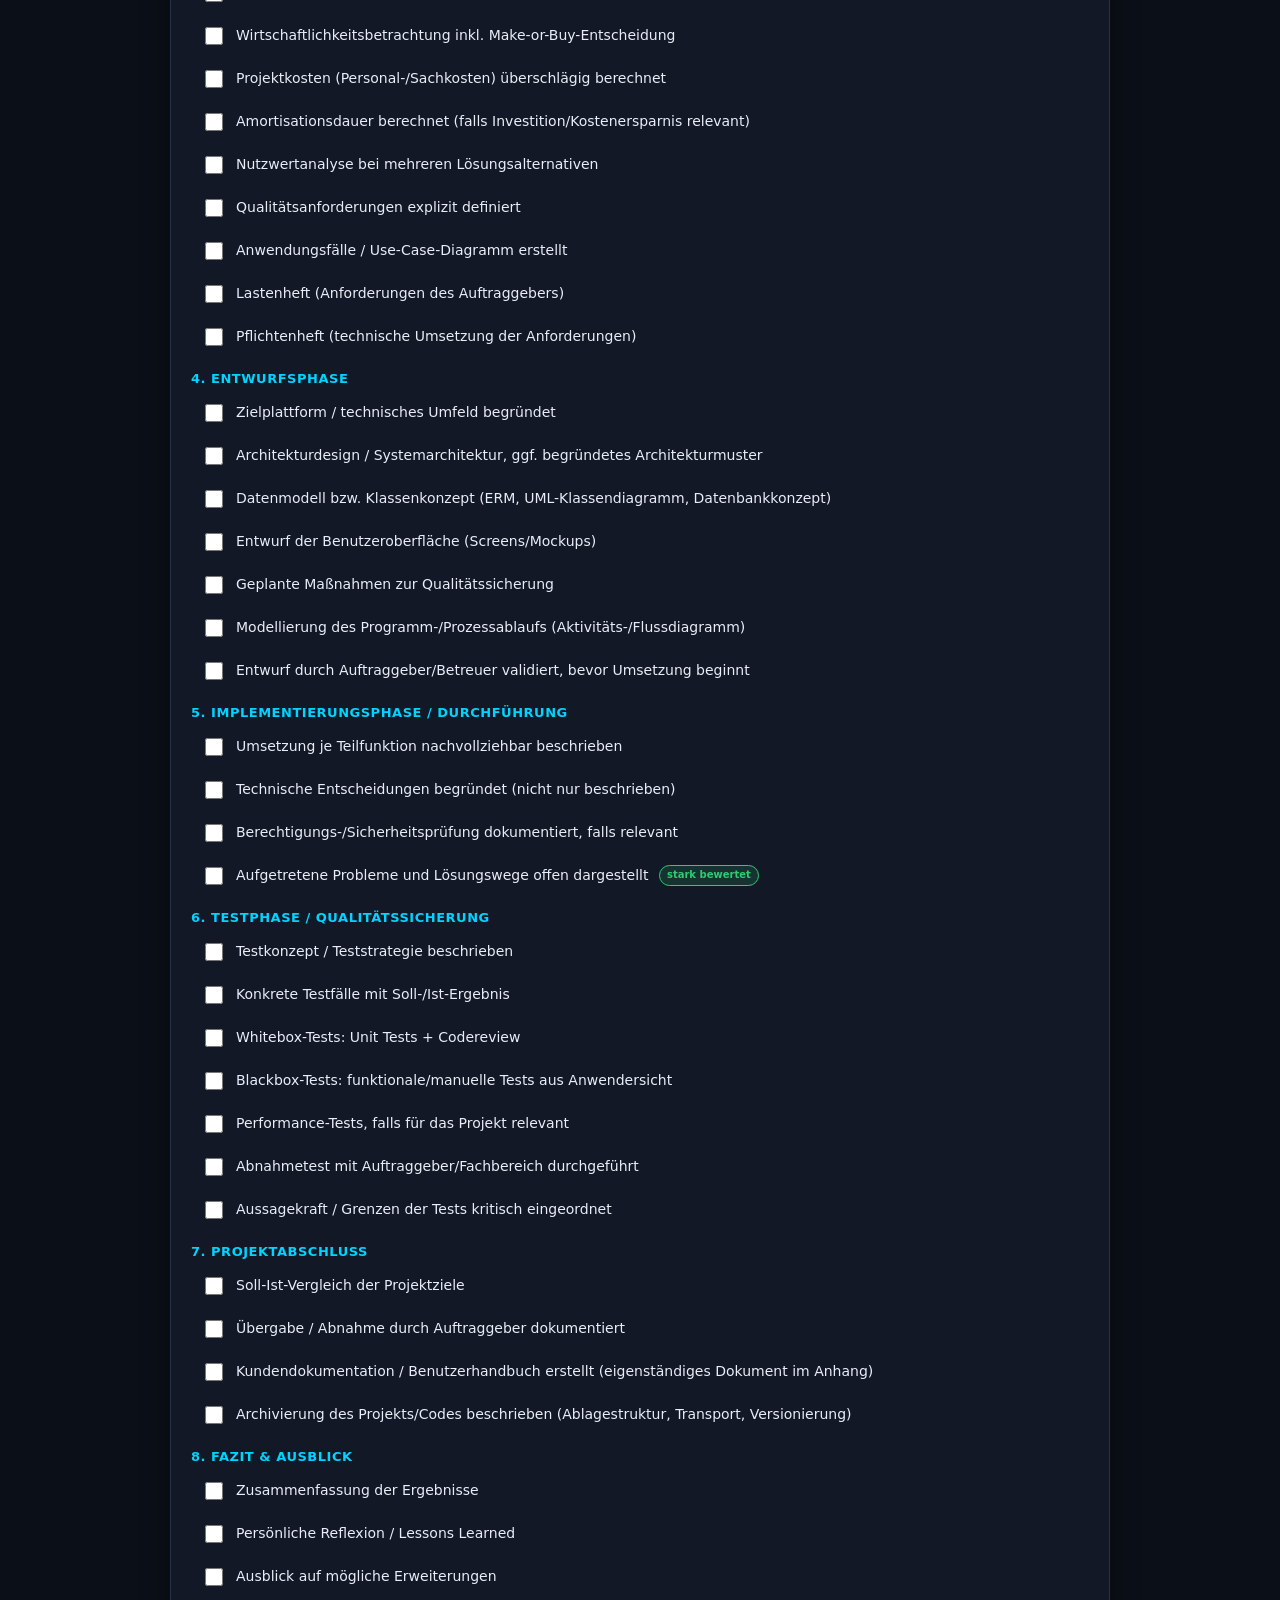
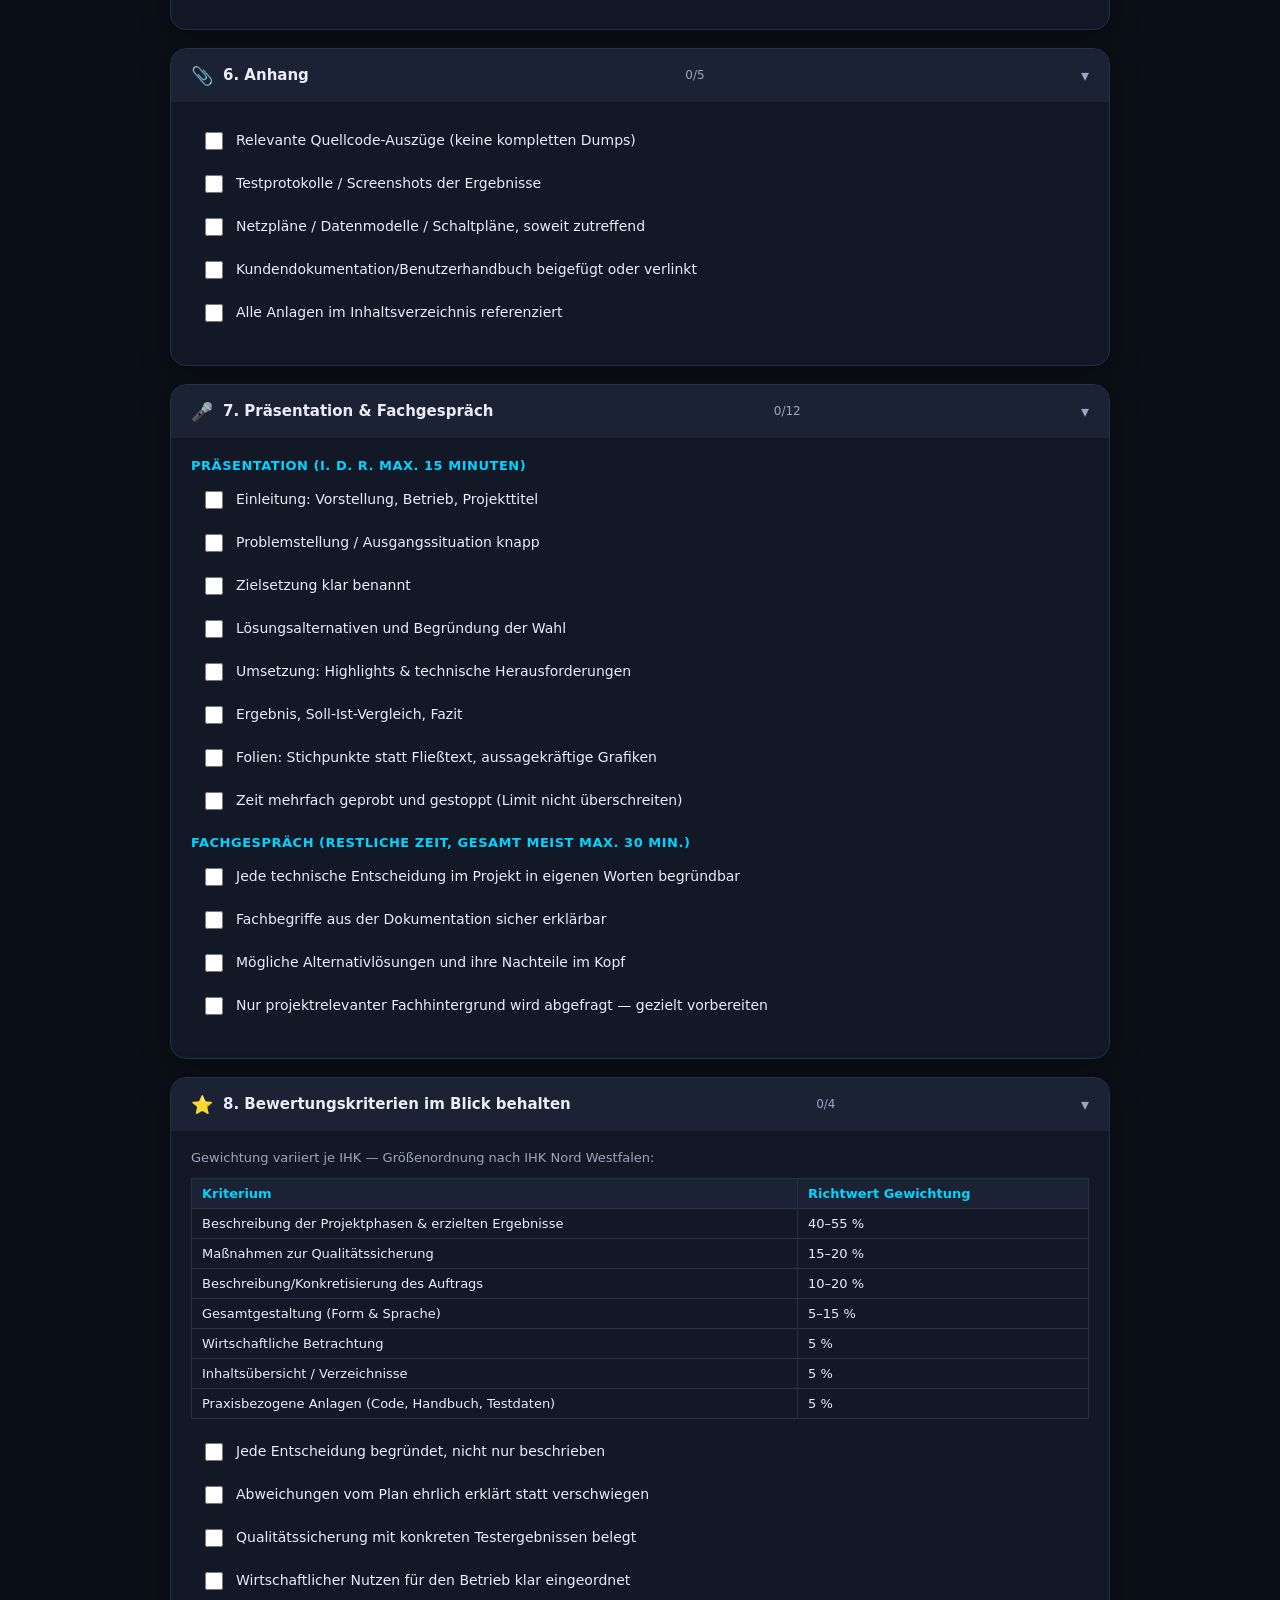
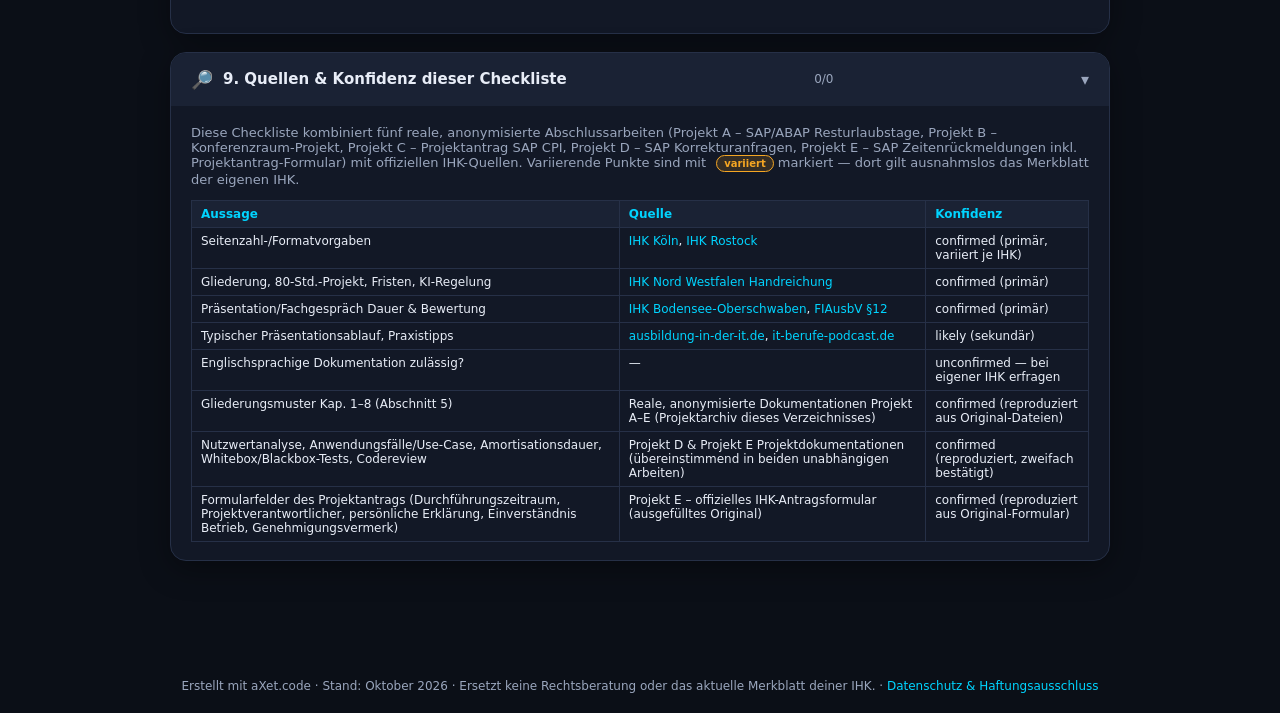
<file: webapp/doku-checkliste.html>
<!DOCTYPE html>
<html lang="de">
<head>
<meta charset="UTF-8">
<meta name="viewport" content="width=device-width, initial-scale=1.0">
<title>IHK Projektdokumentation – Checkliste | Fachinformatiker Anwendungsentwicklung</title>
<link rel="icon" href="data:,">
<style>
:root {
  --bg: #0b0f17;
  --bg-elev: #121826;
  --bg-elev-2: #1a2234;
  --border: #263047;
  --text: #e8edf7;
  --text-dim: #9aa6bd;
  --accent: #6c5ce7;
  --accent-2: #00d4ff;
  --good: #2ecc71;
  --mid: #f5a623;
  --bad: #e74c3c;
  --gold: #ffd166;
  --radius: 16px;
  --radius-sm: 10px;
  --shadow: 0 8px 30px rgba(0,0,0,.35);
  font-size: 16px;
}
* { box-sizing: border-box; }
html, body { margin: 0; padding: 0; }
body {
  background: var(--bg);
  color: var(--text);
  font-family: "Segoe UI", Inter, system-ui, -apple-system, Roboto, Arial, sans-serif;
  min-height: 100vh;
  position: relative;
}
.bg-fx {
  position: fixed; inset: 0; z-index: -1;
  background:
    radial-gradient(600px 400px at 10% -5%, rgba(108,92,231,.25), transparent 60%),
    radial-gradient(500px 400px at 95% 10%, rgba(0,212,255,.18), transparent 60%),
    radial-gradient(700px 500px at 50% 110%, rgba(46,204,113,.1), transparent 60%);
}
.topbar {
  display: flex; align-items: center; gap: 16px; flex-wrap: wrap;
  padding: 18px 28px;
  background: rgba(18,24,38,.75);
  backdrop-filter: blur(10px);
  border-bottom: 1px solid var(--border);
  position: sticky; top: 0; z-index: 20;
}
.brand { display: flex; align-items: center; gap: 12px; margin-right: auto; }
.brand-badge {
  width: 42px; height: 42px; border-radius: 12px;
  background: linear-gradient(135deg, var(--accent), var(--accent-2));
  display: flex; align-items: center; justify-content: center;
  font-weight: 800; font-size: 16px; box-shadow: var(--shadow);
}
.brand-text h1 { font-size: 16px; margin: 0; font-weight: 700; }
.brand-text span { font-size: 12px; color: var(--text-dim); }

.progress-widget { display: flex; align-items: center; gap: 10px; }
.progress-track {
  width: 180px; height: 10px; border-radius: 6px;
  background: var(--bg-elev-2); overflow: hidden; border: 1px solid var(--border);
}
.progress-fill {
  height: 100%; width: 0%;
  background: linear-gradient(90deg, var(--accent), var(--accent-2));
  transition: width .4s ease;
}
.progress-text { font-size: 12px; color: var(--text-dim); white-space: nowrap; }

.ghost-btn {
  background: var(--bg-elev-2); color: var(--text); border: 1px solid var(--border);
  border-radius: var(--radius-sm); padding: 8px 14px; font-size: 13px; cursor: pointer;
}
.ghost-btn:hover { border-color: var(--accent-2); color: var(--accent-2); }

main { max-width: 980px; margin: 0 auto; padding: 24px 20px 80px; }

.banner {
  background: rgba(245,166,35,.1); border: 1px solid var(--mid);
  border-radius: var(--radius); padding: 16px 20px; margin-bottom: 24px;
  font-size: 14px; line-height: 1.5;
}
.banner strong { color: var(--mid); }

.section-card {
  background: var(--bg-elev); border: 1px solid var(--border);
  border-radius: var(--radius); margin-bottom: 18px; box-shadow: var(--shadow);
  overflow: hidden;
}
.section-head {
  display: flex; align-items: center; gap: 12px; justify-content: space-between;
  padding: 16px 20px; cursor: pointer; user-select: none;
  background: var(--bg-elev-2);
}
.section-head:hover { background: #202b42; }
.section-head h2 { font-size: 15px; margin: 0; display: flex; align-items: center; gap: 10px; }
.section-icon { font-size: 18px; }
.section-progress { font-size: 12px; color: var(--text-dim); white-space: nowrap; }
.section-chevron { transition: transform .25s ease; color: var(--text-dim); }
.section-card.collapsed .section-chevron { transform: rotate(-90deg); }
.section-body { padding: 6px 20px 18px; }
.section-card.collapsed .section-body { display: none; }

.sub-group { margin: 14px 0; }
.sub-group h3 {
  font-size: 13px; color: var(--accent-2); margin: 0 0 8px;
  text-transform: uppercase; letter-spacing: .04em;
}
.item {
  display: flex; align-items: flex-start; gap: 10px;
  padding: 8px 10px; border-radius: var(--radius-sm);
  margin-bottom: 4px; cursor: pointer;
}
.item:hover { background: rgba(255,255,255,.03); }
.item input[type="checkbox"] {
  width: 18px; height: 18px; margin-top: 2px; accent-color: var(--good); cursor: pointer; flex-shrink: 0;
}
.item label { font-size: 14px; line-height: 1.45; cursor: pointer; }
.item.checked label { color: var(--text-dim); text-decoration: line-through; }
.item .hint {
  display: block; font-size: 12px; color: var(--text-dim); margin-top: 2px; text-decoration: none !important;
}
.tag {
  display: inline-block; font-size: 10px; font-weight: 700; padding: 2px 7px;
  border-radius: 20px; margin-left: 6px; vertical-align: middle;
}
.tag.confirmed { background: rgba(46,204,113,.15); color: var(--good); border: 1px solid var(--good); }
.tag.varies { background: rgba(245,166,35,.15); color: var(--mid); border: 1px solid var(--mid); }
.tag.critical { background: rgba(231,76,60,.15); color: var(--bad); border: 1px solid var(--bad); }

table.weights { width: 100%; border-collapse: collapse; font-size: 13px; margin-top: 10px; }
table.weights th, table.weights td {
  border: 1px solid var(--border); padding: 7px 10px; text-align: left;
}
table.weights th { background: var(--bg-elev-2); color: var(--accent-2); }

.sources-table { width: 100%; border-collapse: collapse; font-size: 12px; margin-top: 10px; }
.sources-table th, .sources-table td {
  border: 1px solid var(--border); padding: 6px 9px; text-align: left; vertical-align: top;
}
.sources-table th { background: var(--bg-elev-2); color: var(--accent-2); }
.sources-table a { color: var(--accent-2); text-decoration: none; }
.sources-table a:hover { text-decoration: underline; }

footer { text-align: center; color: var(--text-dim); font-size: 12px; padding: 20px; }
@media print {
  .topbar, .ghost-btn, .section-chevron { display: none !important; }
  .section-card.collapsed .section-body { display: block !important; }
  body { background: #fff; color: #111; }
  .section-card { background: #fff; border-color: #ccc; }
  .section-head { background: #f3f3f3; }
}
</style>
</head>
<body>
<div class="bg-fx"></div>

<div class="topbar">
  <div class="brand">
    <div class="brand-badge">📋</div>
    <div class="brand-text">
      <h1>IHK Projektdokumentation</h1>
      <span>Checkliste · Fachinformatiker/-in Anwendungsentwicklung (AP2)</span>
    </div>
  </div>
  <div class="progress-widget">
    <div class="progress-track"><div class="progress-fill" id="progressFill"></div></div>
    <div class="progress-text" id="progressText">0 / 0 erledigt</div>
  </div>
  <button class="ghost-btn" id="expandAllBtn">Alle aufklappen</button>
  <button class="ghost-btn" id="printBtn">🖨️ Drucken</button>
  <button class="ghost-btn" id="resetBtn">↺ Zurücksetzen</button>
</div>

<main>
  <div class="banner">
    <strong>Wichtig:</strong> Seitenzahl, Schriftgröße, Zeilenabstand und Sprache der Dokumentation
    unterscheiden sich <strong>je zuständiger IHK deutlich</strong> (z. B. Berichtsteil 10–20 Seiten,
    Schrift 10–12pt, meist 1,5-zeilig, PDF, max. 8&nbsp;MB). Diese Checkliste bildet ein verlässliches
    <em>Muster</em> aus fünf realen, anonymisierten Abschlussarbeiten (Projekt A–E) und den
    offiziellen Handreichungen mehrerer IHKs (Nord Westfalen, Köln, Rostock, Bodensee-Oberschwaben) ab —
    sie ersetzt <u>nicht</u> das aktuelle Merkblatt deiner eigenen IHK. Punkte mit <span class="tag varies">variiert</span> unbedingt dort gegenprüfen.
  </div>

  <!-- 1. Projektantrag -->
  <div class="section-card" data-section>
    <div class="section-head" data-toggle>
      <h2><span class="section-icon">📝</span> 1. Projektantrag (vor Projektstart)</h2>
      <span class="section-progress" data-progress></span>
      <span class="section-chevron">▾</span>
    </div>
    <div class="section-body">
      <div class="sub-group">
        <div class="item"><input type="checkbox"><label>Projekttitel aussagekräftig formuliert</label></div>
        <div class="item"><input type="checkbox"><label>Ausgangssituation / Ist-Zustand knapp beschrieben</label></div>
        <div class="item"><input type="checkbox"><label>Projektbeschreibung inkl. geplanter Lösung</label></div>
        <div class="item"><input type="checkbox"><label>Projektziel(e) messbar formuliert <span class="tag confirmed">bewertet</span></label></div>
        <div class="item"><input type="checkbox"><label>Projektabgrenzung (was ist NICHT Teil des Projekts)</label></div>
        <div class="item"><input type="checkbox"><label>Projektumfeld / Auftraggeber (Kunde intern/extern) genannt</label></div>
        <div class="item"><input type="checkbox"><label>Eingesetzte Hard- und Software benannt</label></div>
        <div class="item"><input type="checkbox"><label>Mindestens 3 Projektphasen mit geschätzter Stundenzahl je Phase (Planung, Entwurf, Implementation, Test, Dokumentation)</label></div>
        <div class="item"><input type="checkbox"><label>Gesamtdauer max. 80&nbsp;Std. (FIAE), Unterschreitung bis 10% zulässig <span class="tag varies">Soll/Ist prüfen</span></label></div>
        <div class="item"><input type="checkbox"><label>Ca. 10–20% der Zeit für Dokumentation eingeplant (≈8–16&nbsp;Std.)</label></div>
        <div class="item"><input type="checkbox"><label>Konkreter Durchführungszeitraum angegeben (von — bis)</label></div>
        <div class="item"><input type="checkbox"><label>Projektverantwortlicher/Ausbilder im Betrieb namentlich benannt (inkl. Kontakt)</label></div>
        <div class="item"><input type="checkbox"><label>Geplante Präsentationsmittel angekreuzt (Beamer/Laptop etc.)</label></div>
        <div class="item"><input type="checkbox"><label>Persönliche Erklärung des Auszubildenden unterschrieben (eigenständige Erstellung zugesichert)</label></div>
        <div class="item"><input type="checkbox"><label>Einverständniserklärung des Ausbildungsbetriebs unterschrieben/gestempelt</label></div>
        <div class="item"><input type="checkbox"><label>Antragsfrist der eigenen IHK recherchiert (Sommer meist 31.01., Winter meist 31.07.) <span class="tag varies">variiert</span></label></div>
        <div class="item"><input type="checkbox"><label>Antrag fristgerecht eingereicht — <strong>sonst droht "ungenügend"</strong> <span class="tag critical">kritisch</span></label></div>
        <div class="item"><input type="checkbox"><label>Freigabe/Genehmigung durch Prüfungsausschuss abgewartet, bevor Projekt startet</label></div>
      </div>
    </div>
  </div>

  <!-- 2. Formale Vorgaben -->
  <div class="section-card" data-section>
    <div class="section-head" data-toggle>
      <h2><span class="section-icon">📐</span> 2. Formale Vorgaben der Dokumentation</h2>
      <span class="section-progress" data-progress></span>
      <span class="section-chevron">▾</span>
    </div>
    <div class="section-body">
      <div class="sub-group">
        <div class="item"><input type="checkbox"><label>Seitenzahl-Limit der eigenen IHK geprüft <span class="hint">Beispiele: Köln 20 S. Bericht / 60 S. gesamt · NRW-West 15 S. · Rostock 10–12 S.</span><span class="tag varies">stark variierend</span></label></div>
        <div class="item"><input type="checkbox"><label>Schriftart gut lesbar, keine "Condensed/Narrow"-Schrift <span class="hint">z. B. Times New Roman / Calibri / Arial, 10–12 pt</span></label></div>
        <div class="item"><input type="checkbox"><label>Zeilenabstand 1,5-zeilig</label></div>
        <div class="item"><input type="checkbox"><label>Seitenränder nach Vorgabe eingestellt <span class="tag varies">variiert</span></label></div>
        <div class="item"><input type="checkbox"><label>Fließtext in deutscher Sprache (sofern nicht anders mit IHK geklärt)</label></div>
        <div class="item"><input type="checkbox"><label>Finale Abgabe als PDF, Dateigröße unter dem Limit (häufig 8&nbsp;MB)</label></div>
        <div class="item"><input type="checkbox"><label>Durchgängige Nummerierung von Kapiteln, Abbildungen, Tabellen</label></div>
        <div class="item"><input type="checkbox"><label>Kopf-/Fußzeile mit Seitenzahl, Name, Projekttitel</label></div>
        <div class="item"><input type="checkbox"><label>Abgabefrist der Dokumentation recherchiert und eingehalten <span class="tag critical">kritisch</span></label></div>
      </div>
    </div>
  </div>

  <!-- 3. KI-Nutzung -->
  <div class="section-card" data-section>
    <div class="section-head" data-toggle>
      <h2><span class="section-icon">🤖</span> 3. KI-Nutzung &amp; Kennzeichnung (neue Regelung)</h2>
      <span class="section-progress" data-progress></span>
      <span class="section-chevron">▾</span>
    </div>
    <div class="section-body">
      <div class="sub-group">
        <div class="item"><input type="checkbox"><label>Geprüft, ob eigene IHK generative KI überhaupt erlaubt <span class="hint">z. B. IHK Köln: nur Recherche/Rechtschreibung, nicht generativ</span><span class="tag varies">variiert</span></label></div>
        <div class="item"><input type="checkbox"><label>Jeder KI-generierte Textbaustein eindeutig gekennzeichnet (außer reine Rechtschreibprüfung)</label></div>
        <div class="item"><input type="checkbox"><label>Verwendetes KI-Tool inkl. URL/Version im Quellenverzeichnis genannt</label></div>
        <div class="item"><input type="checkbox"><label>Prompts &amp; KI-Antworten als Nachweis dokumentiert/archiviert (sofern verlangt)</label></div>
        <div class="item"><input type="checkbox"><label>Eigenleistung bleibt klar überwiegend und erkennbar <span class="tag critical">sonst Note "ungenügend" möglich</span></label></div>
      </div>
    </div>
  </div>

  <!-- 4. Deckblatt & Verzeichnisse -->
  <div class="section-card" data-section>
    <div class="section-head" data-toggle>
      <h2><span class="section-icon">📑</span> 4. Deckblatt, Verzeichnisse &amp; Erklärung</h2>
      <span class="section-progress" data-progress></span>
      <span class="section-chevron">▾</span>
    </div>
    <div class="section-body">
      <div class="sub-group">
        <div class="item"><input type="checkbox"><label>Deckblatt: Name, Ausbildungsberuf, Betrieb, Projekttitel, Prüfungstermin, Abgabeort/-datum</label></div>
        <div class="item"><input type="checkbox"><label>Ausbilder/Projektbetreuer mit Kontaktdaten (falls gefordert)</label></div>
        <div class="item"><input type="checkbox"><label>Inhaltsverzeichnis mit korrekten Seitenzahlen (automatisch generiert)</label></div>
        <div class="item"><input type="checkbox"><label>Abbildungsverzeichnis</label></div>
        <div class="item"><input type="checkbox"><label>Tabellenverzeichnis</label></div>
        <div class="item"><input type="checkbox"><label>Abkürzungsverzeichnis / Glossar (bei Fachbegriffen)</label></div>
        <div class="item"><input type="checkbox"><label>Quellen-/Literaturverzeichnis (inkl. ggf. KI-Tools, siehe Abschnitt 3)</label></div>
        <div class="item"><input type="checkbox"><label>Eigenständigkeits-/Selbstständigkeitserklärung unterschrieben <span class="tag critical">zwingend</span></label></div>
      </div>
    </div>
  </div>

  <!-- 5. Hauptteil / Gliederung-Muster -->
  <div class="section-card" data-section>
    <div class="section-head" data-toggle>
      <h2><span class="section-icon">🧩</span> 5. Hauptteil — Gliederungs-Muster (aus realen Projekten + IHK)</h2>
      <span class="section-progress" data-progress></span>
      <span class="section-chevron">▾</span>
    </div>
    <div class="section-body">

      <div class="sub-group">
        <h3>1. Einleitung</h3>
        <div class="item"><input type="checkbox"><label>Projektbeschreibung</label></div>
        <div class="item"><input type="checkbox"><label>Projektumfeld</label></div>
        <div class="item"><input type="checkbox"><label>Projektziel</label></div>
        <div class="item"><input type="checkbox"><label>Projektbegründung (Nutzen für den Betrieb)</label></div>
        <div class="item"><input type="checkbox"><label>Projektabgrenzung</label></div>
      </div>

      <div class="sub-group">
        <h3>2. Projektplanung</h3>
        <div class="item"><input type="checkbox"><label>Zeitplanung (Soll, idealerweise als Gantt-Diagramm)</label></div>
        <div class="item"><input type="checkbox"><label>Vorgehensmodell begründet gewählt (z. B. Wasserfall, Scrum, V-Modell)</label></div>
        <div class="item"><input type="checkbox"><label>Abweichungen vom Projektantrag offen benannt und begründet</label></div>
        <div class="item"><input type="checkbox"><label>Ressourcenplanung (Personal, Werkzeuge, Zugriffsrechte)</label></div>
      </div>

      <div class="sub-group">
        <h3>3. Analysephase</h3>
        <div class="item"><input type="checkbox"><label>Ist-Analyse (bestehender Zustand, Probleme)</label></div>
        <div class="item"><input type="checkbox"><label>Soll-Analyse / Anforderungen zusammengestellt</label></div>
        <div class="item"><input type="checkbox"><label>Wirtschaftlichkeitsbetrachtung inkl. Make-or-Buy-Entscheidung</label></div>
        <div class="item"><input type="checkbox"><label>Projektkosten (Personal-/Sachkosten) überschlägig berechnet</label></div>
        <div class="item"><input type="checkbox"><label>Amortisationsdauer berechnet (falls Investition/Kostenersparnis relevant)</label></div>
        <div class="item"><input type="checkbox"><label>Nutzwertanalyse bei mehreren Lösungsalternativen</label></div>
        <div class="item"><input type="checkbox"><label>Qualitätsanforderungen explizit definiert</label></div>
        <div class="item"><input type="checkbox"><label>Anwendungsfälle / Use-Case-Diagramm erstellt</label></div>
        <div class="item"><input type="checkbox"><label>Lastenheft (Anforderungen des Auftraggebers)</label></div>
        <div class="item"><input type="checkbox"><label>Pflichtenheft (technische Umsetzung der Anforderungen)</label></div>
      </div>

      <div class="sub-group">
        <h3>4. Entwurfsphase</h3>
        <div class="item"><input type="checkbox"><label>Zielplattform / technisches Umfeld begründet</label></div>
        <div class="item"><input type="checkbox"><label>Architekturdesign / Systemarchitektur, ggf. begründetes Architekturmuster</label></div>
        <div class="item"><input type="checkbox"><label>Datenmodell bzw. Klassenkonzept (ERM, UML-Klassendiagramm, Datenbankkonzept)</label></div>
        <div class="item"><input type="checkbox"><label>Entwurf der Benutzeroberfläche (Screens/Mockups)</label></div>
        <div class="item"><input type="checkbox"><label>Geplante Maßnahmen zur Qualitätssicherung</label></div>
        <div class="item"><input type="checkbox"><label>Modellierung des Programm-/Prozessablaufs (Aktivitäts-/Flussdiagramm)</label></div>
        <div class="item"><input type="checkbox"><label>Entwurf durch Auftraggeber/Betreuer validiert, bevor Umsetzung beginnt</label></div>
      </div>

      <div class="sub-group">
        <h3>5. Implementierungsphase / Durchführung</h3>
        <div class="item"><input type="checkbox"><label>Umsetzung je Teilfunktion nachvollziehbar beschrieben</label></div>
        <div class="item"><input type="checkbox"><label>Technische Entscheidungen begründet (nicht nur beschrieben)</label></div>
        <div class="item"><input type="checkbox"><label>Berechtigungs-/Sicherheitsprüfung dokumentiert, falls relevant</label></div>
        <div class="item"><input type="checkbox"><label>Aufgetretene Probleme und Lösungswege offen dargestellt <span class="tag confirmed">stark bewertet</span></label></div>
      </div>

      <div class="sub-group">
        <h3>6. Testphase / Qualitätssicherung</h3>
        <div class="item"><input type="checkbox"><label>Testkonzept / Teststrategie beschrieben</label></div>
        <div class="item"><input type="checkbox"><label>Konkrete Testfälle mit Soll-/Ist-Ergebnis</label></div>
        <div class="item"><input type="checkbox"><label>Whitebox-Tests: Unit Tests + Codereview</label></div>
        <div class="item"><input type="checkbox"><label>Blackbox-Tests: funktionale/manuelle Tests aus Anwendersicht</label></div>
        <div class="item"><input type="checkbox"><label>Performance-Tests, falls für das Projekt relevant</label></div>
        <div class="item"><input type="checkbox"><label>Abnahmetest mit Auftraggeber/Fachbereich durchgeführt</label></div>
        <div class="item"><input type="checkbox"><label>Aussagekraft / Grenzen der Tests kritisch eingeordnet</label></div>
      </div>

      <div class="sub-group">
        <h3>7. Projektabschluss</h3>
        <div class="item"><input type="checkbox"><label>Soll-Ist-Vergleich der Projektziele</label></div>
        <div class="item"><input type="checkbox"><label>Übergabe / Abnahme durch Auftraggeber dokumentiert</label></div>
        <div class="item"><input type="checkbox"><label>Kundendokumentation / Benutzerhandbuch erstellt (eigenständiges Dokument im Anhang)</label></div>
        <div class="item"><input type="checkbox"><label>Archivierung des Projekts/Codes beschrieben (Ablagestruktur, Transport, Versionierung)</label></div>
      </div>

      <div class="sub-group">
        <h3>8. Fazit &amp; Ausblick</h3>
        <div class="item"><input type="checkbox"><label>Zusammenfassung der Ergebnisse</label></div>
        <div class="item"><input type="checkbox"><label>Persönliche Reflexion / Lessons Learned</label></div>
        <div class="item"><input type="checkbox"><label>Ausblick auf mögliche Erweiterungen</label></div>
      </div>

    </div>
  </div>

  <!-- 6. Anhang -->
  <div class="section-card" data-section>
    <div class="section-head" data-toggle>
      <h2><span class="section-icon">📎</span> 6. Anhang</h2>
      <span class="section-progress" data-progress></span>
      <span class="section-chevron">▾</span>
    </div>
    <div class="section-body">
      <div class="sub-group">
        <div class="item"><input type="checkbox"><label>Relevante Quellcode-Auszüge (keine kompletten Dumps)</label></div>
        <div class="item"><input type="checkbox"><label>Testprotokolle / Screenshots der Ergebnisse</label></div>
        <div class="item"><input type="checkbox"><label>Netzpläne / Datenmodelle / Schaltpläne, soweit zutreffend</label></div>
        <div class="item"><input type="checkbox"><label>Kundendokumentation/Benutzerhandbuch beigefügt oder verlinkt</label></div>
        <div class="item"><input type="checkbox"><label>Alle Anlagen im Inhaltsverzeichnis referenziert</label></div>
      </div>
    </div>
  </div>

  <!-- 7. Präsentation & Fachgespräch -->
  <div class="section-card" data-section>
    <div class="section-head" data-toggle>
      <h2><span class="section-icon">🎤</span> 7. Präsentation &amp; Fachgespräch</h2>
      <span class="section-progress" data-progress></span>
      <span class="section-chevron">▾</span>
    </div>
    <div class="section-body">
      <div class="sub-group">
        <h3>Präsentation (i. d. R. max. 15 Minuten)</h3>
        <div class="item"><input type="checkbox"><label>Einleitung: Vorstellung, Betrieb, Projekttitel</label></div>
        <div class="item"><input type="checkbox"><label>Problemstellung / Ausgangssituation knapp</label></div>
        <div class="item"><input type="checkbox"><label>Zielsetzung klar benannt</label></div>
        <div class="item"><input type="checkbox"><label>Lösungsalternativen und Begründung der Wahl</label></div>
        <div class="item"><input type="checkbox"><label>Umsetzung: Highlights &amp; technische Herausforderungen</label></div>
        <div class="item"><input type="checkbox"><label>Ergebnis, Soll-Ist-Vergleich, Fazit</label></div>
        <div class="item"><input type="checkbox"><label>Folien: Stichpunkte statt Fließtext, aussagekräftige Grafiken</label></div>
        <div class="item"><input type="checkbox"><label>Zeit mehrfach geprobt und gestoppt (Limit nicht überschreiten)</label></div>
      </div>
      <div class="sub-group">
        <h3>Fachgespräch (restliche Zeit, Gesamt meist max. 30 Min.)</h3>
        <div class="item"><input type="checkbox"><label>Jede technische Entscheidung im Projekt in eigenen Worten begründbar</label></div>
        <div class="item"><input type="checkbox"><label>Fachbegriffe aus der Dokumentation sicher erklärbar</label></div>
        <div class="item"><input type="checkbox"><label>Mögliche Alternativlösungen und ihre Nachteile im Kopf</label></div>
        <div class="item"><input type="checkbox"><label>Nur projektrelevanter Fachhintergrund wird abgefragt — gezielt vorbereiten</label></div>
      </div>
    </div>
  </div>

  <!-- 8. Bewertungskriterien -->
  <div class="section-card" data-section>
    <div class="section-head" data-toggle>
      <h2><span class="section-icon">⭐</span> 8. Bewertungskriterien im Blick behalten</h2>
      <span class="section-progress" data-progress></span>
      <span class="section-chevron">▾</span>
    </div>
    <div class="section-body">
      <p style="font-size:13px;color:var(--text-dim)">Gewichtung variiert je IHK — Größenordnung nach IHK Nord Westfalen:</p>
      <table class="weights">
        <tr><th>Kriterium</th><th>Richtwert Gewichtung</th></tr>
        <tr><td>Beschreibung der Projektphasen &amp; erzielten Ergebnisse</td><td>40–55&nbsp;%</td></tr>
        <tr><td>Maßnahmen zur Qualitätssicherung</td><td>15–20&nbsp;%</td></tr>
        <tr><td>Beschreibung/Konkretisierung des Auftrags</td><td>10–20&nbsp;%</td></tr>
        <tr><td>Gesamtgestaltung (Form &amp; Sprache)</td><td>5–15&nbsp;%</td></tr>
        <tr><td>Wirtschaftliche Betrachtung</td><td>5&nbsp;%</td></tr>
        <tr><td>Inhaltsübersicht / Verzeichnisse</td><td>5&nbsp;%</td></tr>
        <tr><td>Praxisbezogene Anlagen (Code, Handbuch, Testdaten)</td><td>5&nbsp;%</td></tr>
      </table>
      <div class="sub-group" style="margin-top:14px">
        <div class="item"><input type="checkbox"><label>Jede Entscheidung begründet, nicht nur beschrieben</label></div>
        <div class="item"><input type="checkbox"><label>Abweichungen vom Plan ehrlich erklärt statt verschwiegen</label></div>
        <div class="item"><input type="checkbox"><label>Qualitätssicherung mit konkreten Testergebnissen belegt</label></div>
        <div class="item"><input type="checkbox"><label>Wirtschaftlicher Nutzen für den Betrieb klar eingeordnet</label></div>
      </div>
    </div>
  </div>

  <!-- 9. Quellen -->
  <div class="section-card" data-section>
    <div class="section-head" data-toggle>
      <h2><span class="section-icon">🔎</span> 9. Quellen &amp; Konfidenz dieser Checkliste</h2>
      <span class="section-progress" data-progress></span>
      <span class="section-chevron">▾</span>
    </div>
    <div class="section-body">
      <p style="font-size:13px;color:var(--text-dim)">
        Diese Checkliste kombiniert fünf reale, anonymisierte Abschlussarbeiten
        (Projekt A – SAP/ABAP Resturlaubstage, Projekt B – Konferenzraum-Projekt,
        Projekt C – Projektantrag SAP CPI, Projekt D – SAP Korrekturanfragen,
        Projekt E – SAP Zeitenrückmeldungen inkl. Projektantrag-Formular) mit offiziellen
        IHK-Quellen. Variierende Punkte sind mit <span class="tag varies">variiert</span> markiert — dort
        gilt ausnahmslos das Merkblatt der eigenen IHK.
      </p>
      <table class="sources-table">
        <tr><th>Aussage</th><th>Quelle</th><th>Konfidenz</th></tr>
        <tr><td>Seitenzahl-/Formatvorgaben</td><td><a href="https://www.ihk.de/koeln/hauptnavigation/ausbildung/pruefungen/formale-vorgaben-fuer-die-it-projektdokumentation-5700424" target="_blank" rel="noopener">IHK Köln</a>, <a href="https://www.ihk.de/rostock/aus-und-weiterbildung/pruefungen/abschlusspruefung/dokumentation-projektarbeit-2646884" target="_blank" rel="noopener">IHK Rostock</a></td><td>confirmed (primär, variiert je IHK)</td></tr>
        <tr><td>Gliederung, 80-Std.-Projekt, Fristen, KI-Regelung</td><td><a href="https://www.ihk.de/nordwestfalen/bildung/ausbildung/ausbildungsberufe-a-z/handreichung-fachinformatiker-anwendungsentwicklung-6562294" target="_blank" rel="noopener">IHK Nord Westfalen Handreichung</a></td><td>confirmed (primär)</td></tr>
        <tr><td>Präsentation/Fachgespräch Dauer &amp; Bewertung</td><td><a href="https://www.ihk.de/bodensee-oberschwaben/ausbildung/ausbildungspruefungen/berufsbezogene-pruefungsanforderungen/it-berufe/praesentation-der-projektarbeit-und-fachgespraech-3013362" target="_blank" rel="noopener">IHK Bodensee-Oberschwaben</a>, <a href="https://www.gesetze-im-internet.de/fiausbv/__12.html" target="_blank" rel="noopener">FIAusbV §12</a></td><td>confirmed (primär)</td></tr>
        <tr><td>Typischer Präsentationsablauf, Praxistipps</td><td><a href="https://ausbildung-in-der-it.de/pruefung/projektdokumentation" target="_blank" rel="noopener">ausbildung-in-der-it.de</a>, <a href="https://it-berufe-podcast.de/ablauf-der-muendlichen-abschlusspruefung-praesentation-und-fachgespraech-anwendungsentwickler-podcast-14/" target="_blank" rel="noopener">it-berufe-podcast.de</a></td><td>likely (sekundär)</td></tr>
        <tr><td>Englischsprachige Dokumentation zulässig?</td><td>—</td><td>unconfirmed — bei eigener IHK erfragen</td></tr>
        <tr><td>Gliederungsmuster Kap. 1–8 (Abschnitt 5)</td><td>Reale, anonymisierte Dokumentationen Projekt A–E (Projektarchiv dieses Verzeichnisses)</td><td>confirmed (reproduziert aus Original-Dateien)</td></tr>
        <tr><td>Nutzwertanalyse, Anwendungsfälle/Use-Case, Amortisationsdauer, Whitebox/Blackbox-Tests, Codereview</td><td>Projekt D &amp; Projekt E Projektdokumentationen (übereinstimmend in beiden unabhängigen Arbeiten)</td><td>confirmed (reproduziert, zweifach bestätigt)</td></tr>
        <tr><td>Formularfelder des Projektantrags (Durchführungszeitraum, Projektverantwortlicher, persönliche Erklärung, Einverständnis Betrieb, Genehmigungsvermerk)</td><td>Projekt E – offizielles IHK-Antragsformular (ausgefülltes Original)</td><td>confirmed (reproduziert aus Original-Formular)</td></tr>
      </table>
    </div>
  </div>

</main>

<footer>Erstellt mit aXet.code · Stand: Oktober 2026 · Ersetzt keine Rechtsberatung oder das aktuelle Merkblatt deiner IHK. · <a href="datenschutz.html" style="color:var(--accent-2);text-decoration:none">Datenschutz &amp; Haftungsausschluss</a></footer>

<script>
(function () {
  const STORAGE_KEY = 'fiaDokuChecklist_v1';
  const checkboxes = Array.from(document.querySelectorAll('.item input[type="checkbox"]'));
  const sections = Array.from(document.querySelectorAll('[data-section]'));

  function itemKey(cb, idx) {
    return 'item_' + idx;
  }

  function load() {
    try {
      const raw = localStorage.getItem(STORAGE_KEY);
      return raw ? JSON.parse(raw) : {};
    } catch (e) { return {}; }
  }

  function save(state) {
    localStorage.setItem(STORAGE_KEY, JSON.stringify(state));
  }

  function updateProgress() {
    const total = checkboxes.length;
    const checked = checkboxes.filter(cb => cb.checked).length;
    document.getElementById('progressFill').style.width = (total ? (checked / total * 100) : 0) + '%';
    document.getElementById('progressText').textContent = checked + ' / ' + total + ' erledigt';

    sections.forEach(sec => {
      const items = Array.from(sec.querySelectorAll('.item input[type="checkbox"]'));
      const done = items.filter(cb => cb.checked).length;
      const el = sec.querySelector('[data-progress]');
      if (el) el.textContent = done + '/' + items.length;
    });
  }

  const state = load();
  checkboxes.forEach((cb, idx) => {
    const key = itemKey(cb, idx);
    if (state[key]) {
      cb.checked = true;
      cb.closest('.item').classList.add('checked');
    }
    cb.addEventListener('change', () => {
      const st = load();
      st[key] = cb.checked;
      save(st);
      cb.closest('.item').classList.toggle('checked', cb.checked);
      updateProgress();
    });
  });

  document.querySelectorAll('.item').forEach(item => {
    item.addEventListener('click', (e) => {
      if (e.target.tagName.toLowerCase() === 'input') return;
      const cb = item.querySelector('input[type="checkbox"]');
      cb.checked = !cb.checked;
      cb.dispatchEvent(new Event('change'));
    });
  });

  sections.forEach(sec => {
    const head = sec.querySelector('[data-toggle]');
    head.addEventListener('click', () => sec.classList.toggle('collapsed'));
  });

  document.getElementById('expandAllBtn').addEventListener('click', () => {
    const anyCollapsed = sections.some(s => s.classList.contains('collapsed'));
    sections.forEach(s => s.classList.toggle('collapsed', !anyCollapsed));
  });

  document.getElementById('printBtn').addEventListener('click', () => window.print());

  document.getElementById('resetBtn').addEventListener('click', () => {
    if (!confirm('Wirklich alle Haken zurücksetzen?')) return;
    localStorage.removeItem(STORAGE_KEY);
    checkboxes.forEach(cb => { cb.checked = false; cb.closest('.item').classList.remove('checked'); });
    updateProgress();
  });

  updateProgress();
})();
</script>
</body>
</html>
</file>
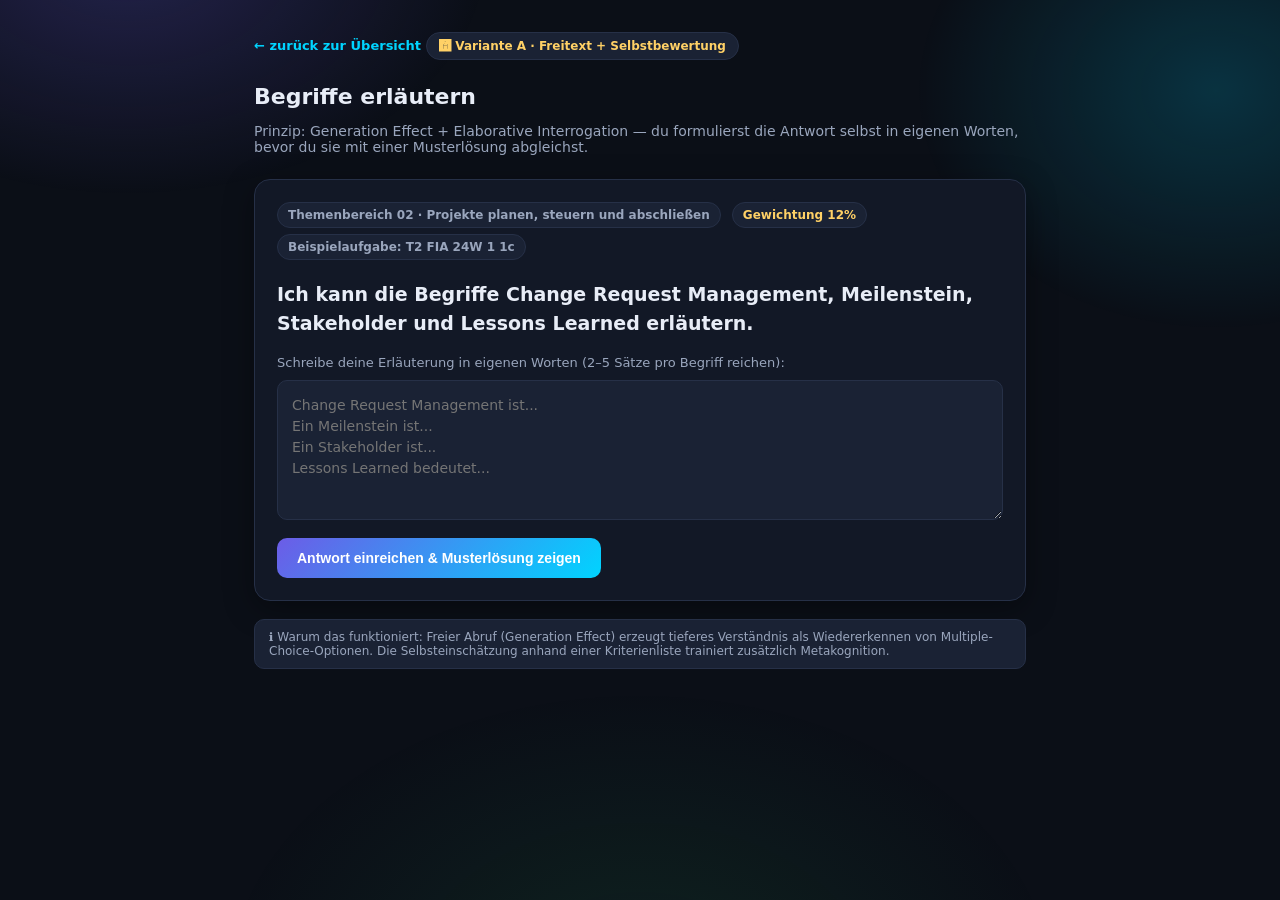
<file: webapp/demos/demo-a-freitext.html>
<!DOCTYPE html>
<html lang="de">
<head>
<meta charset="UTF-8">
<meta name="viewport" content="width=device-width, initial-scale=1.0">
<title>Demo A · Freitext + Selbstbewertung</title>
<link rel="stylesheet" href="demo.css">
</head>
<body>
<div class="bg-fx"></div>
<div class="wrap">
  <a class="back-link" href="index.html">← zurück zur Übersicht</a>

  <div class="demo-badge">🅰 Variante A · Freitext + Selbstbewertung</div>
  <h1>Begriffe erläutern</h1>
  <p class="subtitle">Prinzip: Generation Effect + Elaborative Interrogation — du formulierst die Antwort selbst in eigenen Worten, bevor du sie mit einer Musterlösung abgleichst.</p>

  <div class="card">
    <span class="chip">Themenbereich 02 · Projekte planen, steuern und abschließen</span>
    <span class="chip weight-chip">Gewichtung 12%</span>
    <span class="chip">Beispielaufgabe: T2 FIA 24W 1 1c</span>

    <div class="question" id="questionText">
      Ich kann die Begriffe Change Request Management, Meilenstein, Stakeholder und Lessons Learned erläutern.
    </div>

    <p style="color:var(--text-dim); font-size:13px; margin-bottom:10px;">
      Schreibe deine Erläuterung in eigenen Worten (2–5 Sätze pro Begriff reichen):
    </p>
    <textarea id="answerBox" placeholder="Change Request Management ist...&#10;Ein Meilenstein ist...&#10;Ein Stakeholder ist...&#10;Lessons Learned bedeutet..."></textarea>

    <div class="btn-row">
      <button class="btn" id="submitBtn">Antwort einreichen & Musterlösung zeigen</button>
    </div>
  </div>

  <div class="card hidden" id="resultCard">
    <h3 style="margin-top:0;">Musterlösung</h3>
    <div class="model-answer">
      <p><strong>Change Request Management:</strong> Strukturierter Prozess, mit dem Änderungswünsche während des Projekts erfasst, bzgl. Auswirkungen auf Kosten, Zeit und Qualität bewertet und formal freigegeben oder abgelehnt werden.</p>
      <p><strong>Meilenstein:</strong> Ein terminierter, besonders bedeutsamer Zwischenpunkt im Projektverlauf (Ereignis ohne Dauer), der dem Fortschrittscontrolling dient.</p>
      <p><strong>Stakeholder:</strong> Person oder Gruppe mit einem Interesse am Projekt oder Einfluss darauf (z. B. Auftraggeber, Nutzer, Betriebsrat, Management).</p>
      <p><strong>Lessons Learned:</strong> Am Projektende systematisch dokumentierte Erfahrungen und Erkenntnisse, damit zukünftige Projekte davon profitieren.</p>
    </div>

    <h3>Selbstcheck — hast du folgendes erwähnt?</h3>
    <div class="checklist" id="checklist">
      <label><input type="checkbox" data-point="1"> Change Request Management: Erfassung + Bewertung (Kosten/Zeit/Qualität) + Freigabe-Entscheidung</label>
      <label><input type="checkbox" data-point="2"> Meilenstein: terminierter Zwischenpunkt / Ereignis ohne eigene Dauer</label>
      <label><input type="checkbox" data-point="3"> Stakeholder: Person/Gruppe mit Interesse oder Einfluss, mit Beispiel</label>
      <label><input type="checkbox" data-point="4"> Lessons Learned: Erfahrungen am Projektende dokumentieren für zukünftige Projekte</label>
    </div>

    <div class="score-banner">
      <span>Erfüllte Kriterien</span>
      <span class="big" id="scoreText">0 / 4</span>
    </div>

    <p style="color:var(--text-dim); font-size:13px; margin-top:16px;">Wie schätzt du dich nach diesem Vergleich ehrlich ein?</p>
    <div class="btn-row">
      <button class="btn bad" data-status="offen">😕 Noch nicht</button>
      <button class="btn mid" data-status="geuebt">🙂 Teilweise</button>
      <button class="btn good" data-status="beherrscht">💪 Beherrsche ich</button>
    </div>
  </div>

  <div class="info-note">
    ℹ️ Warum das funktioniert: Freier Abruf (Generation Effect) erzeugt tieferes Verständnis als Wiedererkennen von Multiple-Choice-Optionen. Die Selbsteinschätzung anhand einer Kriterienliste trainiert zusätzlich Metakognition.
  </div>
</div>

<script>
document.getElementById('submitBtn').addEventListener('click', () => {
  document.getElementById('resultCard').classList.remove('hidden');
  document.getElementById('resultCard').scrollIntoView({ behavior: 'smooth', block: 'start' });
});

function updateScore() {
  const checked = document.querySelectorAll('#checklist input:checked').length;
  document.getElementById('scoreText').textContent = `${checked} / 4`;
}
document.querySelectorAll('#checklist input').forEach(cb => cb.addEventListener('change', updateScore));

document.querySelectorAll('[data-status]').forEach(btn => {
  btn.addEventListener('click', () => {
    const toast = document.createElement('div');
    toast.className = 'toast';
    toast.textContent = '✓ Status gespeichert: ' + btn.textContent.trim();
    document.body.appendChild(toast);
    setTimeout(() => toast.remove(), 2500);
  });
});
</script>
</body>
</html>
</file>
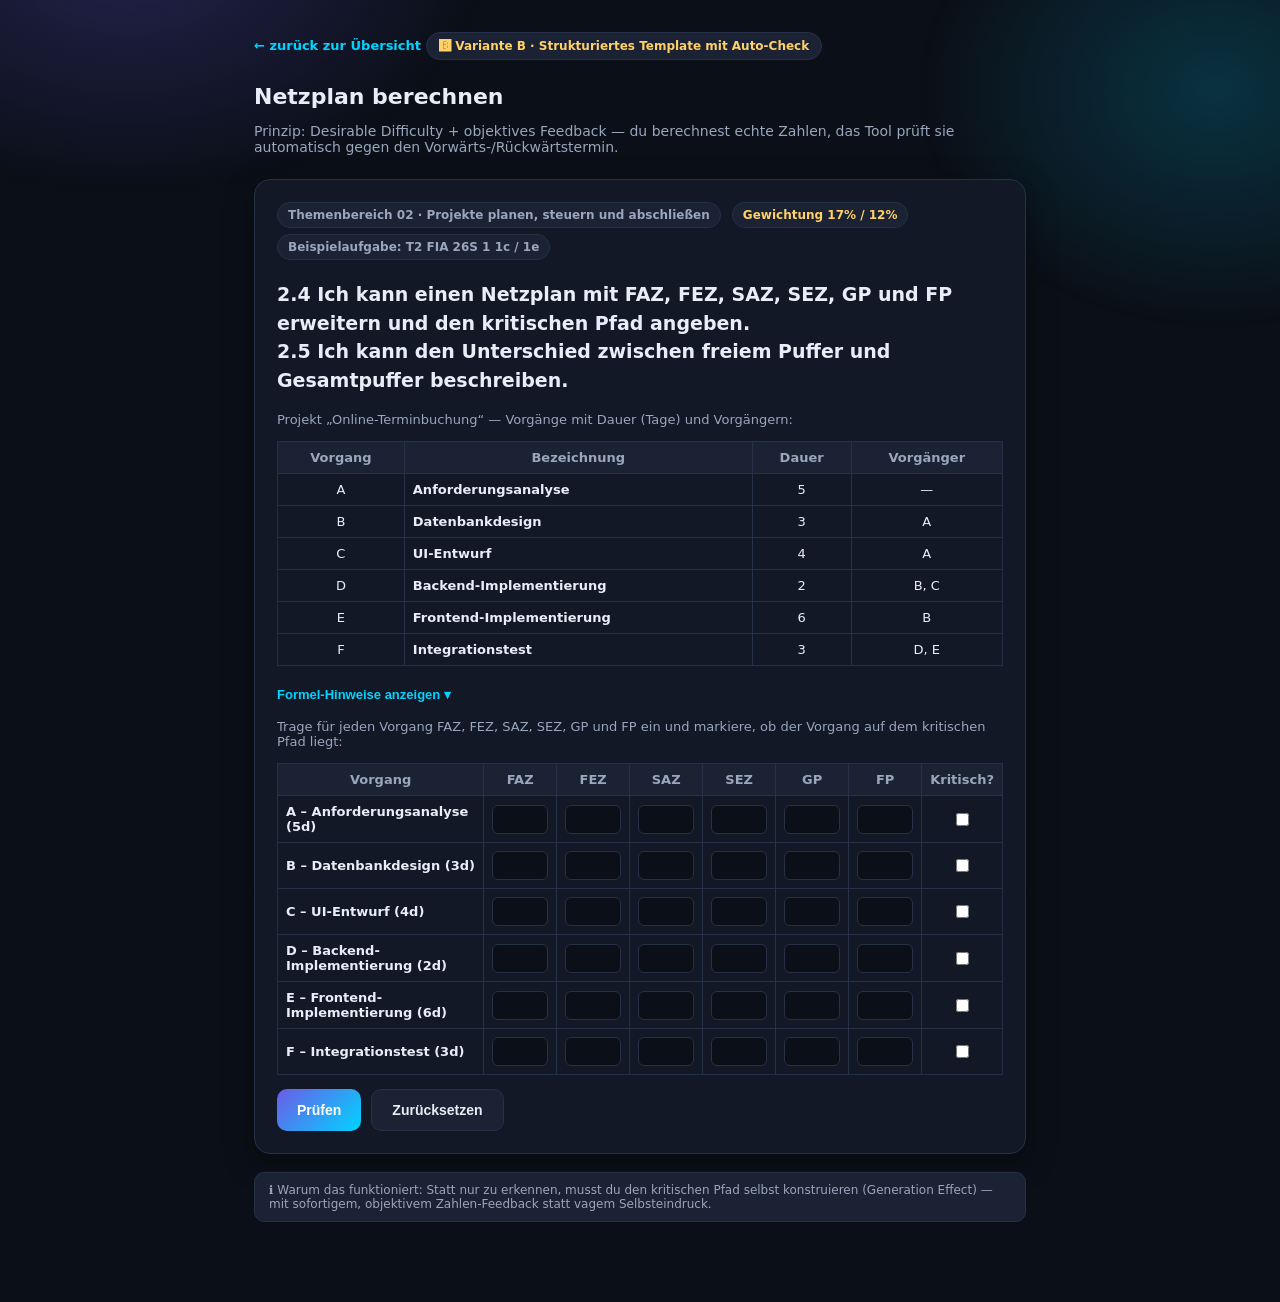
<file: webapp/demos/demo-b-netzplan.html>
<!DOCTYPE html>
<html lang="de">
<head>
<meta charset="UTF-8">
<meta name="viewport" content="width=device-width, initial-scale=1.0">
<title>Demo B · Netzplan Auto-Check</title>
<link rel="stylesheet" href="demo.css">
</head>
<body>
<div class="bg-fx"></div>
<div class="wrap">
  <a class="back-link" href="index.html">← zurück zur Übersicht</a>

  <div class="demo-badge">🅱 Variante B · Strukturiertes Template mit Auto-Check</div>
  <h1>Netzplan berechnen</h1>
  <p class="subtitle">Prinzip: Desirable Difficulty + objektives Feedback — du berechnest echte Zahlen, das Tool prüft sie automatisch gegen den Vorwärts-/Rückwärtstermin.</p>

  <div class="card">
    <span class="chip">Themenbereich 02 · Projekte planen, steuern und abschließen</span>
    <span class="chip weight-chip">Gewichtung 17% / 12%</span>
    <span class="chip">Beispielaufgabe: T2 FIA 26S 1 1c / 1e</span>

    <div class="question">
      2.4 Ich kann einen Netzplan mit FAZ, FEZ, SAZ, SEZ, GP und FP erweitern und den kritischen Pfad angeben.<br>
      2.5 Ich kann den Unterschied zwischen freiem Puffer und Gesamtpuffer beschreiben.
    </div>

    <p style="color:var(--text-dim); font-size:13px;">
      Projekt „Online-Terminbuchung“ — Vorgänge mit Dauer (Tage) und Vorgängern:
    </p>
    <table class="cpm" style="margin-bottom:18px;">
      <tr><th>Vorgang</th><th>Bezeichnung</th><th>Dauer</th><th>Vorgänger</th></tr>
      <tr><td>A</td><td class="name-col">Anforderungsanalyse</td><td>5</td><td>—</td></tr>
      <tr><td>B</td><td class="name-col">Datenbankdesign</td><td>3</td><td>A</td></tr>
      <tr><td>C</td><td class="name-col">UI-Entwurf</td><td>4</td><td>A</td></tr>
      <tr><td>D</td><td class="name-col">Backend-Implementierung</td><td>2</td><td>B, C</td></tr>
      <tr><td>E</td><td class="name-col">Frontend-Implementierung</td><td>6</td><td>B</td></tr>
      <tr><td>F</td><td class="name-col">Integrationstest</td><td>3</td><td>D, E</td></tr>
    </table>

    <button class="link-btn" id="toggleHints">Formel-Hinweise anzeigen ▾</button>
    <div class="model-answer hidden" id="hintsBody">
      <p><strong>FAZ</strong> = größte FEZ aller Vorgänger (Start = 0)</p>
      <p><strong>FEZ</strong> = FAZ + Dauer</p>
      <p><strong>SEZ</strong> = kleinste SAZ aller Nachfolger (Projektende = letztes FEZ)</p>
      <p><strong>SAZ</strong> = SEZ − Dauer</p>
      <p><strong>GP (Gesamtpuffer)</strong> = SAZ − FAZ</p>
      <p><strong>FP (freier Puffer)</strong> = kleinste FAZ aller Nachfolger − FEZ</p>
    </div>

    <p style="color:var(--text-dim); font-size:13px; margin-top:16px;">
      Trage für jeden Vorgang FAZ, FEZ, SAZ, SEZ, GP und FP ein und markiere, ob der Vorgang auf dem kritischen Pfad liegt:
    </p>

    <table class="cpm" id="cpmTable">
      <tr>
        <th>Vorgang</th><th>FAZ</th><th>FEZ</th><th>SAZ</th><th>SEZ</th><th>GP</th><th>FP</th><th>Kritisch?</th>
      </tr>
    </table>

    <div class="btn-row">
      <button class="btn" id="checkBtn">Prüfen</button>
      <button class="btn secondary" id="resetBtn">Zurücksetzen</button>
    </div>

    <div class="score-banner hidden" id="scoreBanner">
      <span>Korrekte Felder</span>
      <span class="big" id="scoreText">0 / 0</span>
    </div>
  </div>

  <div class="card hidden" id="explainCard">
    <h3 style="margin-top:0;">Erklärung: GP vs. FP</h3>
    <p id="explainText" style="color:var(--text-dim); line-height:1.6;"></p>
  </div>

  <div class="info-note">
    ℹ️ Warum das funktioniert: Statt nur zu erkennen, musst du den kritischen Pfad selbst konstruieren (Generation Effect) — mit sofortigem, objektivem Zahlen-Feedback statt vagem Selbsteindruck.
  </div>
</div>

<script>
const activities = [
  { id: 'A', name: 'Anforderungsanalyse', duration: 5, preds: [] },
  { id: 'B', name: 'Datenbankdesign', duration: 3, preds: ['A'] },
  { id: 'C', name: 'UI-Entwurf', duration: 4, preds: ['A'] },
  { id: 'D', name: 'Backend-Implementierung', duration: 2, preds: ['B', 'C'] },
  { id: 'E', name: 'Frontend-Implementierung', duration: 6, preds: ['B'] },
  { id: 'F', name: 'Integrationstest', duration: 3, preds: ['D', 'E'] },
];

const byId = Object.fromEntries(activities.map(a => [a.id, a]));
activities.forEach(a => a.succs = []);
activities.forEach(a => a.preds.forEach(p => byId[p].succs.push(a.id)));

activities.forEach(a => {
  a.FAZ = a.preds.length ? Math.max(...a.preds.map(p => byId[p].FEZ)) : 0;
  a.FEZ = a.FAZ + a.duration;
});
const projectEnd = Math.max(...activities.map(a => a.FEZ));
[...activities].reverse().forEach(a => {
  a.SEZ = a.succs.length ? Math.min(...a.succs.map(s => byId[s].SAZ)) : projectEnd;
  a.SAZ = a.SEZ - a.duration;
});
activities.forEach(a => {
  a.GP = a.SAZ - a.FAZ;
  a.FP = a.succs.length ? Math.min(...a.succs.map(s => byId[s].FAZ)) - a.FEZ : a.GP;
  a.critical = a.GP === 0;
});

const FIELDS = ['FAZ', 'FEZ', 'SAZ', 'SEZ', 'GP', 'FP'];
const table = document.getElementById('cpmTable');
activities.forEach(a => {
  const row = document.createElement('tr');
  row.innerHTML = `<td class="name-col">${a.id} – ${a.name} (${a.duration}d)</td>` +
    FIELDS.map(f => `<td><input type="number" data-id="${a.id}" data-field="${f}"></td>`).join('') +
    `<td><input type="checkbox" data-id="${a.id}" data-field="critical"></td>`;
  table.appendChild(row);
});

document.getElementById('toggleHints').addEventListener('click', () => {
  const body = document.getElementById('hintsBody');
  const btn = document.getElementById('toggleHints');
  body.classList.toggle('hidden');
  btn.textContent = body.classList.contains('hidden') ? 'Formel-Hinweise anzeigen ▾' : 'Formel-Hinweise verbergen ▴';
});

document.getElementById('checkBtn').addEventListener('click', () => {
  let correct = 0, total = 0;
  activities.forEach(a => {
    FIELDS.forEach(f => {
      const input = table.querySelector(`input[data-id="${a.id}"][data-field="${f}"]`);
      total++;
      const val = parseInt(input.value, 10);
      const ok = val === a[f];
      input.closest('td').classList.toggle('correct', ok);
      input.closest('td').classList.toggle('incorrect', !ok);
      if (ok) correct++;
    });
    const critBox = table.querySelector(`input[data-id="${a.id}"][data-field="critical"]`);
    total++;
    const ok = critBox.checked === a.critical;
    critBox.closest('td').classList.toggle('correct', ok);
    critBox.closest('td').classList.toggle('incorrect', !ok);
    if (ok) correct++;
  });

  document.getElementById('scoreBanner').classList.remove('hidden');
  document.getElementById('scoreText').textContent = `${correct} / ${total}`;

  const c = byId['C'];
  document.getElementById('explainText').innerHTML =
    `Vorgang <strong>C (UI-Entwurf)</strong> hat einen Gesamtpuffer (GP) von <strong>${c.GP}</strong> Tagen — ` +
    `so lange darf sich C insgesamt verschieben, ohne das Projektende zu gefährden. Der freie Puffer (FP) beträgt jedoch nur <strong>${c.FP}</strong> ` +
    `Tage — denn verschiebt sich C, verschiebt sich sofort auch der früheste Starttermin des direkten Nachfolgers D. ` +
    `Genau das ist der Unterschied: GP bezieht sich auf das <em>gesamte Projektende</em>, FP nur auf den <em>direkt folgenden Vorgang</em>.`;
  document.getElementById('explainCard').classList.remove('hidden');
});

document.getElementById('resetBtn').addEventListener('click', () => {
  table.querySelectorAll('input[type="number"]').forEach(i => i.value = '');
  table.querySelectorAll('input[type="checkbox"]').forEach(i => i.checked = false);
  table.querySelectorAll('td').forEach(td => td.classList.remove('correct', 'incorrect'));
  document.getElementById('scoreBanner').classList.add('hidden');
  document.getElementById('explainCard').classList.add('hidden');
});
</script>
</body>
</html>
</file>
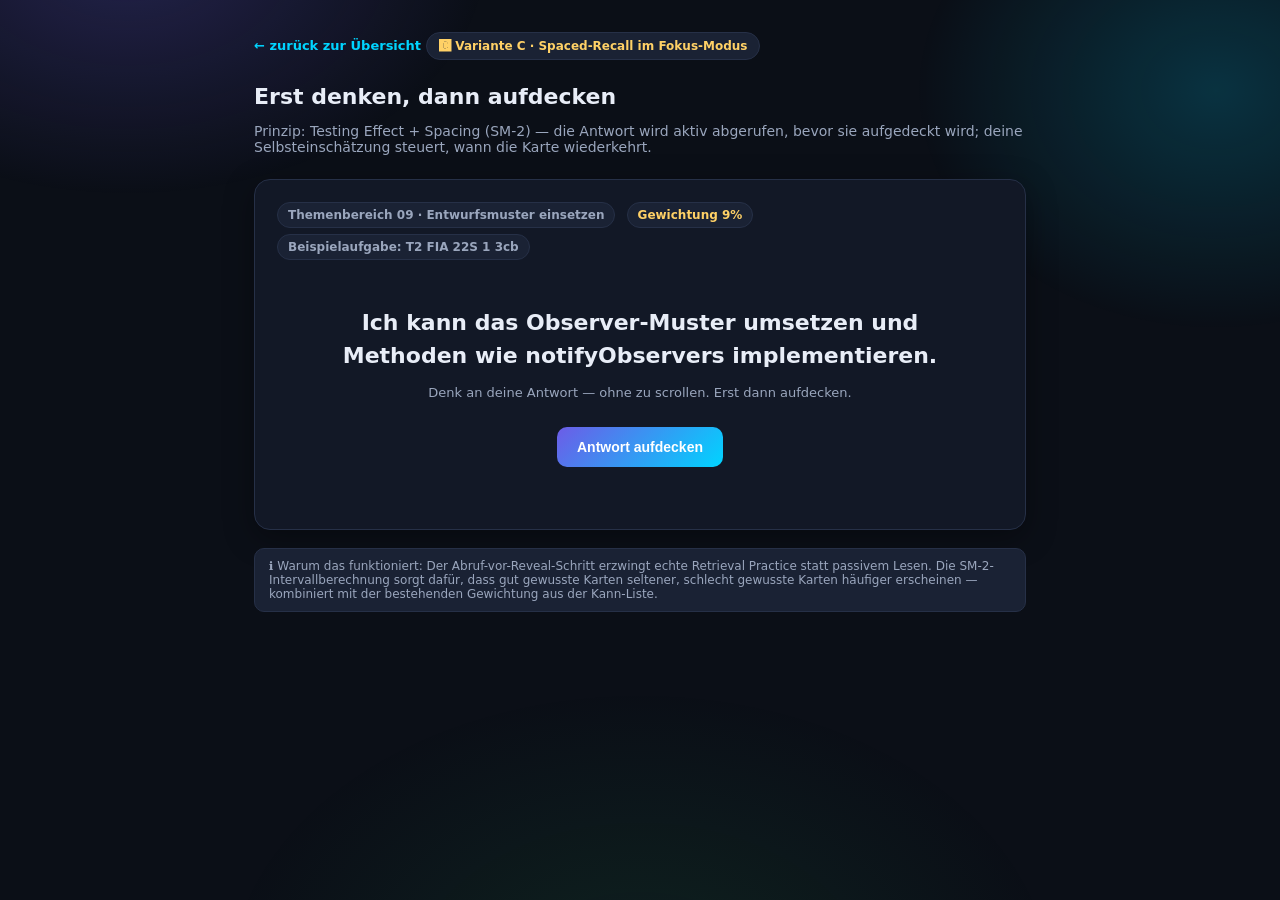
<file: webapp/demos/demo-c-spaced-recall.html>
<!DOCTYPE html>
<html lang="de">
<head>
<meta charset="UTF-8">
<meta name="viewport" content="width=device-width, initial-scale=1.0">
<title>Demo C · Spaced-Recall Karte</title>
<link rel="stylesheet" href="demo.css">
</head>
<body>
<div class="bg-fx"></div>
<div class="wrap">
  <a class="back-link" href="index.html">← zurück zur Übersicht</a>

  <div class="demo-badge">🅲 Variante C · Spaced-Recall im Fokus-Modus</div>
  <h1>Erst denken, dann aufdecken</h1>
  <p class="subtitle">Prinzip: Testing Effect + Spacing (SM-2) — die Antwort wird aktiv abgerufen, bevor sie aufgedeckt wird; deine Selbsteinschätzung steuert, wann die Karte wiederkehrt.</p>

  <div class="card">
    <span class="chip">Themenbereich 09 · Entwurfsmuster einsetzen</span>
    <span class="chip weight-chip">Gewichtung 9%</span>
    <span class="chip">Beispielaufgabe: T2 FIA 22S 1 3cb</span>

    <div class="flip-card">
      <div class="prompt-text" id="promptText">
        Ich kann das Observer-Muster umsetzen und Methoden wie notifyObservers implementieren.
      </div>
      <p style="color:var(--text-dim); font-size:13px;">Denk an deine Antwort — ohne zu scrollen. Erst dann aufdecken.</p>
      <button class="btn" id="revealBtn" style="margin-top:14px;">Antwort aufdecken</button>
    </div>

    <div class="model-answer hidden" id="answerBody">
      <p><strong>Observer-Muster:</strong> Ein Subject (Beobachtbares) hält eine Liste von Observern und benachrichtigt sie bei Zustandsänderungen automatisch — ohne dass Subject und Observer eng gekoppelt sind.</p>
      <p><strong>registerObserver(o):</strong> fügt einen Observer der internen Liste hinzu.</p>
      <p><strong>removeObserver(o):</strong> entfernt ihn wieder.</p>
      <p><strong>notifyObservers():</strong> iteriert über alle registrierten Observer und ruft deren <code>update()</code>-Methode auf, meist mit dem neuen Zustand als Parameter.</p>
      <p>Typisches Beispiel: Wetterstation (Subject) benachrichtigt mehrere Anzeige-Displays (Observer) bei neuen Messwerten.</p>
    </div>

    <div class="hidden" id="rateBody">
      <p style="color:var(--text-dim); font-size:13px; margin-top:18px; text-align:center;">Wie gut kanntest du die Antwort, bevor du sie gesehen hast?</p>
      <div class="rate-row">
        <button class="rate-btn rate-again" data-q="0">😣 Nochmal<br><small>&lt; 1 Tag</small></button>
        <button class="rate-btn rate-hard" data-q="3">😕 Schwer<br><small>kurz</small></button>
        <button class="rate-btn rate-good" data-q="4">🙂 Gut<br><small>normal</small></button>
        <button class="rate-btn rate-easy" data-q="5">💪 Leicht<br><small>lang</small></button>
      </div>
    </div>

    <div class="next-review hidden" id="nextReviewBox">
      Nächste Wiederholung: <strong id="nextDate"></strong> (in <span id="nextDays"></span> Tagen)
      <div class="boxes" id="boxesViz"></div>
    </div>
  </div>

  <div class="info-note">
    ℹ️ Warum das funktioniert: Der Abruf-vor-Reveal-Schritt erzwingt echte Retrieval Practice statt passivem Lesen. Die SM-2-Intervallberechnung sorgt dafür, dass gut gewusste Karten seltener, schlecht gewusste Karten häufiger erscheinen — kombiniert mit der bestehenden Gewichtung aus der Kann-Liste.
  </div>
</div>

<script>
let ef = 2.5;
let interval = 0;
let reps = 0;

document.getElementById('revealBtn').addEventListener('click', () => {
  document.getElementById('answerBody').classList.remove('hidden');
  document.getElementById('rateBody').classList.remove('hidden');
  document.getElementById('revealBtn').classList.add('hidden');
});

function renderBoxes(activeIndex) {
  const labels = ['1T', '3T', '7T', '14T', '30T'];
  const viz = document.getElementById('boxesViz');
  viz.innerHTML = labels.map((l, i) =>
    `<div class="box ${i === activeIndex ? 'active' : ''}">${i === activeIndex ? '<span class="card-dot">🃏</span>' : ''}${l}</div>`
  ).join('');
}

document.querySelectorAll('.rate-btn').forEach(btn => {
  btn.addEventListener('click', () => {
    const q = parseInt(btn.dataset.q, 10);
    reps++;
    if (q < 3) {
      reps = 0;
      interval = 1;
    } else {
      ef = Math.max(1.3, ef + (0.1 - (5 - q) * (0.08 + (5 - q) * 0.02)));
      if (reps === 1) interval = 1;
      else if (reps === 2) interval = 3;
      else interval = Math.round(interval * ef);
    }

    const nextDate = new Date(Date.now() + interval * 86400000);
    document.getElementById('nextDate').textContent = nextDate.toLocaleDateString('de-DE');
    document.getElementById('nextDays').textContent = interval;
    document.getElementById('nextReviewBox').classList.remove('hidden');

    const boxIndex = Math.min(4, [1, 3, 7, 14, 30].findIndex(d => interval <= d) === -1 ? 4 : [1, 3, 7, 14, 30].findIndex(d => interval <= d));
    renderBoxes(boxIndex);

    const toast = document.createElement('div');
    toast.className = 'toast';
    toast.textContent = `✓ Bewertet: ${btn.textContent.trim().split('\n')[0]} · EF=${ef.toFixed(2)}`;
    document.body.appendChild(toast);
    setTimeout(() => toast.remove(), 2800);
  });
});
</script>
</body>
</html>
</file>
<file: webapp/style.css>
:root {
  --bg: #0b0f17;
  --bg-elev: #121826;
  --bg-elev-2: #1a2234;
  --border: #263047;
  --text: #e8edf7;
  --text-dim: #9aa6bd;
  --accent: #6c5ce7;
  --accent-2: #00d4ff;
  --good: #2ecc71;
  --mid: #f5a623;
  --bad: #e74c3c;
  --gold: #ffd166;
  --radius: 16px;
  --radius-sm: 10px;
  --shadow: 0 8px 30px rgba(0,0,0,.35);
  font-size: 16px;
}

* { box-sizing: border-box; }
html, body { margin: 0; padding: 0; }
html { transition: background-color .4s ease; }
body { transition: background-color .4s ease, color .4s ease; }
.topbar, .overview-card, .topic-card, .exercise-card, .focus-card, .status-dot, .chip, .ghost-btn, .shop-item {
  transition: background-color .4s ease, border-color .4s ease, color .4s ease;
}

.sr-only {
  position: absolute;
  width: 1px; height: 1px;
  overflow: hidden;
  clip: rect(0 0 0 0);
  white-space: nowrap;
}

body {
  background: var(--bg);
  color: var(--text);
  font-family: "Segoe UI", Inter, system-ui, -apple-system, Roboto, Arial, sans-serif;
  min-height: 100vh;
  position: relative;
  overflow-x: hidden;
}

.bg-fx {
  position: fixed;
  inset: 0;
  z-index: -1;
  background:
    radial-gradient(600px 400px at 10% -5%, rgba(108,92,231,.25), transparent 60%),
    radial-gradient(500px 400px at 95% 10%, rgba(0,212,255,.18), transparent 60%),
    radial-gradient(700px 500px at 50% 110%, rgba(46,204,113,.1), transparent 60%);
}

/* ---------- Topbar ---------- */
.topbar {
  display: flex;
  align-items: center;
  gap: 20px;
  padding: 16px 28px;
  background: rgba(18,24,38,.75);
  backdrop-filter: blur(10px);
  border-bottom: 1px solid var(--border);
  position: sticky;
  top: 0;
  z-index: 20;
  flex-wrap: wrap;
}

.brand { display: flex; align-items: center; gap: 12px; margin-right: auto; }
.brand-badge {
  width: 42px; height: 42px;
  border-radius: 12px;
  background: linear-gradient(135deg, var(--accent), var(--accent-2));
  display: flex; align-items: center; justify-content: center;
  font-weight: 800; font-size: 14px;
  box-shadow: var(--shadow);
}
.brand-text h1 { font-size: 16px; margin: 0; font-weight: 700; }
.brand-text span { font-size: 12px; color: var(--text-dim); }

.level-widget { display: flex; align-items: center; gap: 12px; }
.level-ring {
  width: 48px; height: 48px; border-radius: 50%;
  background: conic-gradient(var(--accent-2) 0% 100%, var(--bg-elev-2) 0 0);
  display: flex; align-items: center; justify-content: center;
  font-weight: 800; font-size: 15px;
  border: 2px solid var(--border);
  position: relative;
}
.level-ring::before {
  content: "";
  position: absolute; inset: 4px;
  border-radius: 50%;
  background: var(--bg-elev);
  z-index: 0;
}
.level-ring span { position: relative; z-index: 1; }

.level-info { min-width: 160px; }
.level-title { font-size: 13px; font-weight: 700; color: var(--accent-2); margin-bottom: 3px; }
.xp-bar {
  width: 160px; height: 8px; border-radius: 6px;
  background: var(--bg-elev-2);
  overflow: hidden;
  border: 1px solid var(--border);
}
.xp-fill {
  height: 100%; width: 0%;
  background: linear-gradient(90deg, var(--accent), var(--accent-2));
  transition: width .6s ease;
}
.xp-text { font-size: 11px; color: var(--text-dim); margin-top: 2px; }

.cash-widget {
  display: flex; align-items: center; gap: 6px;
  background: var(--bg-elev-2);
  padding: 8px 14px;
  border-radius: 20px;
  border: 1px solid var(--border);
  font-weight: 800;
  color: var(--gold);
}
.cash-icon { filter: drop-shadow(0 0 6px rgba(255,209,102,.6)); }

/* ---------- Layout ---------- */
.layout {
  max-width: 1200px;
  margin: 0 auto;
  padding: 24px 28px 80px;
}

.panel { margin-bottom: 20px; }

.overview-panel {
  display: grid;
  grid-template-columns: auto repeat(3, 1fr) auto;
  gap: 16px;
  align-items: center;
}
@media (max-width: 900px) {
  .overview-panel { grid-template-columns: repeat(2, 1fr); }
}

.overview-card {
  background: var(--bg-elev);
  border: 1px solid var(--border);
  border-radius: var(--radius);
  padding: 16px 18px;
  box-shadow: var(--shadow);
}

.main-score {
  display: flex; align-items: center; justify-content: center;
  position: relative;
  width: 120px; height: 120px;
  padding: 0;
}
.ring-svg { width: 120px; height: 120px; transform: rotate(-90deg); }
.ring-bg { fill: none; stroke: var(--bg-elev-2); stroke-width: 10; }
.ring-fg {
  fill: none; stroke: var(--accent-2); stroke-width: 10; stroke-linecap: round;
  stroke-dasharray: 327; stroke-dashoffset: 327;
  transition: stroke-dashoffset .8s ease, stroke .4s;
}
.ring-label {
  position: absolute; inset: 0;
  display: flex; flex-direction: column; align-items: center; justify-content: center;
}
.ring-label strong { font-size: 22px; }
.ring-label span { font-size: 11px; color: var(--text-dim); }

.stat-card { display: flex; flex-direction: column; align-items: center; justify-content: center; gap: 4px; }
.stat-value { font-size: 28px; font-weight: 800; }
.stat-label { font-size: 12px; color: var(--text-dim); text-transform: uppercase; letter-spacing: .04em; }

.focus-btn {
  background: linear-gradient(135deg, var(--accent), var(--accent-2));
  color: #0b0f17; border: none; border-radius: var(--radius);
  padding: 16px 20px;
  font-weight: 800; font-size: 14px;
  cursor: pointer;
  display: flex; align-items: center; justify-content: center; gap: 8px;
  box-shadow: 0 6px 24px rgba(108,92,231,.4);
  transition: transform .15s;
  white-space: nowrap;
}
.focus-btn:hover { transform: translateY(-2px); }
.focus-icon { font-size: 18px; }

/* ---------- Controls ---------- */
.controls {
  display: flex; gap: 12px; align-items: center; margin-bottom: 20px; flex-wrap: wrap;
}
#searchInput {
  flex: 1; min-width: 220px;
  background: var(--bg-elev);
  border: 1px solid var(--border);
  color: var(--text);
  padding: 10px 14px;
  border-radius: var(--radius-sm);
  font-size: 14px;
}
#searchInput:focus { outline: none; border-color: var(--accent-2); }
.sort-group { display: flex; align-items: center; gap: 8px; font-size: 13px; color: var(--text-dim); }
.sort-group select {
  background: var(--bg-elev); color: var(--text); border: 1px solid var(--border);
  padding: 8px 10px; border-radius: var(--radius-sm); font-size: 13px;
}
.ghost-btn {
  background: var(--bg-elev); color: var(--text); border: 1px solid var(--border);
  padding: 10px 16px; border-radius: var(--radius-sm);
  cursor: pointer; font-size: 13px; font-weight: 600;
  display: inline-flex; align-items: center; gap: 6px;
}
.ghost-btn:hover { border-color: var(--accent-2); }
.danger-btn:hover { border-color: var(--bad); color: var(--bad); }
.file-label input { display: none; }
a.ghost-btn { text-decoration: none; }

/* ---------- Tools dropdown ---------- */
.tools-menu { position: relative; }
.tools-btn { white-space: nowrap; }
.tools-dropdown {
  position: absolute;
  top: calc(100% + 8px);
  left: 0;
  min-width: 260px;
  background: var(--bg-elev);
  border: 1px solid var(--border);
  border-radius: var(--radius-sm);
  box-shadow: var(--shadow);
  padding: 6px;
  z-index: 30;
}
.tools-dropdown.hidden { display: none; }
.tools-dropdown-item {
  display: flex;
  align-items: flex-start;
  gap: 10px;
  padding: 10px 12px;
  border-radius: var(--radius-sm);
  color: var(--text);
  text-decoration: none;
}
.tools-dropdown-item:hover { background: var(--bg-elev-2); }
.tools-dropdown-icon { font-size: 18px; line-height: 1.3; }
.tools-dropdown-item strong { display: block; font-size: 13px; }
.tools-dropdown-item small { display: block; font-size: 11px; color: var(--text-dim); margin-top: 2px; }

/* ---------- Topics grid ---------- */
.topics-grid {
  display: grid;
  grid-template-columns: repeat(auto-fill, minmax(300px, 1fr));
  gap: 16px;
}

.topic-card {
  background: var(--bg-elev);
  border: 1px solid var(--border);
  border-radius: var(--radius);
  padding: 18px;
  cursor: pointer;
  transition: transform .15s, border-color .15s;
  position: relative;
  overflow: hidden;
}
.topic-card:hover { transform: translateY(-3px); border-color: var(--accent); }
.topic-card.mastered { border-color: var(--good); }
.topic-card.mastered::after {
  content: "✓";
  position: absolute; top: 12px; right: 14px;
  color: var(--good); font-weight: 900; font-size: 18px;
}

.topic-top { display: flex; justify-content: space-between; align-items: flex-start; gap: 10px; margin-bottom: 10px; }
.topic-name { font-size: 15px; font-weight: 700; line-height: 1.3; }
.topic-weight-badge {
  flex-shrink: 0;
  background: var(--bg-elev-2);
  color: var(--accent-2);
  font-size: 11px; font-weight: 800;
  padding: 4px 8px; border-radius: 8px;
  border: 1px solid var(--border);
}
.topic-sub { font-size: 12px; color: var(--text-dim); margin-bottom: 12px; }
.topic-bar {
  height: 8px; border-radius: 6px; background: var(--bg-elev-2);
  overflow: hidden; border: 1px solid var(--border);
}
.topic-bar-fill {
  height: 100%;
  background: linear-gradient(90deg, var(--mid), var(--good));
  transition: width .5s ease;
}

/* ---------- Overlays ---------- */
.overlay {
  position: fixed; inset: 0; z-index: 50;
  background: rgba(5,8,14,.75);
  backdrop-filter: blur(4px);
  display: flex; align-items: center; justify-content: center;
  padding: 20px;
}
.overlay.hidden { display: none; }

.focus-card {
  background: var(--bg-elev);
  border: 1px solid var(--border);
  border-radius: 20px;
  padding: 28px;
  max-width: 560px;
  width: 100%;
  position: relative;
  box-shadow: var(--shadow);
  max-height: 85vh;
  overflow-y: auto;
}

.close-btn {
  position: absolute; top: 14px; right: 14px;
  background: var(--bg-elev-2); border: 1px solid var(--border);
  color: var(--text); width: 32px; height: 32px; border-radius: 50%;
  cursor: pointer; font-size: 14px;
}

.focus-progress { height: 6px; background: var(--bg-elev-2); border-radius: 4px; margin-bottom: 18px; overflow: hidden; }
.focus-progress-fill { height: 100%; width: 0%; background: linear-gradient(90deg, var(--accent), var(--accent-2)); transition: width .4s; }

.focus-meta { display: flex; gap: 8px; margin-bottom: 14px; flex-wrap: wrap; }
.chip {
  background: var(--bg-elev-2); border: 1px solid var(--border);
  padding: 5px 10px; border-radius: 20px; font-size: 12px; color: var(--text-dim); font-weight: 600;
}
.weight-chip { color: var(--gold); }

.focus-text { font-size: 20px; line-height: 1.4; margin: 0 0 18px; }

.link-btn { background: none; border: none; color: var(--accent-2); cursor: pointer; font-size: 13px; padding: 0; }
.extra-body { margin-top: 10px; font-size: 13px; color: var(--text-dim); background: var(--bg-elev-2); border-radius: 10px; padding: 12px; }
.extra-body p { margin: 0 0 8px; }
.extra-body.hidden, .hidden { display: none; }

.focus-question { font-size: 13px; color: var(--text-dim); margin: 22px 0 10px; }
.focus-actions { display: flex; gap: 10px; flex-wrap: wrap; }
.rate-btn {
  flex: 1; min-width: 140px;
  border: 1px solid var(--border);
  background: var(--bg-elev-2);
  color: var(--text);
  padding: 14px 10px;
  border-radius: 12px;
  font-weight: 700; font-size: 13px;
  cursor: pointer;
  transition: transform .12s, border-color .12s;
}
.rate-btn:hover { transform: translateY(-2px); }
.rate-open:hover { border-color: var(--bad); }
.rate-practice:hover { border-color: var(--mid); }
.rate-mastered:hover { border-color: var(--good); }

.focus-skip { text-align: center; margin-top: 16px; }

.session-done { text-align: center; max-width: 420px; }
.session-done h2 { font-size: 26px; }
.session-done p { color: var(--text-dim); margin-bottom: 22px; }

/* ---------- Milestones ---------- */
.milestones-card { max-width: 640px; }
.milestones-list { display: grid; grid-template-columns: repeat(auto-fill, minmax(240px,1fr)); gap: 12px; margin-top: 16px; }
.milestone {
  background: var(--bg-elev-2);
  border: 1px solid var(--border);
  border-radius: 14px;
  padding: 14px;
  display: flex; gap: 10px; align-items: flex-start;
  opacity: .45;
}
.milestone.unlocked { opacity: 1; border-color: var(--gold); box-shadow: 0 0 0 1px rgba(255,209,102,.3) inset; }
.milestone-icon { font-size: 24px; }
.milestone-title { font-weight: 700; font-size: 13px; margin-bottom: 2px; }
.milestone-desc { font-size: 12px; color: var(--text-dim); }

/* ---------- Data overlay ---------- */
.data-card { max-width: 460px; }
.data-hint { color: var(--text-dim); font-size: 13px; margin-bottom: 18px; }
.data-actions { display: flex; flex-direction: column; gap: 10px; }

/* ---------- Topic detail ---------- */
#topicOverlay .focus-card.topic-card { max-width: 680px; }
.topic-header { display: flex; justify-content: space-between; align-items: center; gap: 10px; margin-bottom: 14px; margin-top: 4px; }
.topic-header h2 { font-size: 19px; margin: 0; }
.topic-progress-bar { height: 8px; background: var(--bg-elev-2); border-radius: 6px; overflow: hidden; margin-bottom: 18px; border: 1px solid var(--border); }
.topic-progress-fill { height: 100%; background: linear-gradient(90deg, var(--mid), var(--good)); transition: width .5s; }

.checkpoint-list { display: flex; flex-direction: column; gap: 10px; }
.checkpoint-item {
  background: var(--bg-elev-2);
  border: 1px solid var(--border);
  border-radius: 12px;
  padding: 12px 14px;
  display: flex; justify-content: space-between; align-items: center; gap: 12px;
}
.checkpoint-text { font-size: 13px; line-height: 1.4; flex: 1; }
.checkpoint-nr { color: var(--text-dim); font-weight: 700; margin-right: 6px; }
.checkpoint-weight { font-size: 11px; color: var(--gold); display: block; margin-top: 4px; }
.status-toggle { display: flex; gap: 4px; flex-shrink: 0; }
.status-dot {
  width: 30px; height: 30px; border-radius: 50%;
  border: 1px solid var(--border);
  background: var(--bg-elev);
  cursor: pointer;
  display: flex; align-items: center; justify-content: center;
  font-size: 13px;
  opacity: .35;
}
.status-dot.active { opacity: 1; }
.status-dot[data-s="offen"].active { background: rgba(231,76,60,.2); border-color: var(--bad); }
.status-dot[data-s="geuebt"].active { background: rgba(245,166,35,.2); border-color: var(--mid); }
.status-dot[data-s="beherrscht"].active { background: rgba(46,204,113,.2); border-color: var(--good); }

/* ---------- Toasts ---------- */
.toast-stack {
  position: fixed; bottom: 24px; right: 24px; z-index: 100;
  display: flex; flex-direction: column; gap: 10px; align-items: flex-end;
}
.toast {
  background: var(--bg-elev);
  border: 1px solid var(--border);
  border-radius: 12px;
  padding: 12px 16px;
  box-shadow: var(--shadow);
  font-size: 13px; font-weight: 600;
  display: flex; align-items: center; gap: 8px;
  animation: toastIn .25s ease, toastOut .4s ease 2.6s forwards;
  max-width: 320px;
}
.toast.milestone { border-color: var(--gold); color: var(--gold); }
.toast.toast-rainbow {
  border: 2px solid transparent;
  background-image: linear-gradient(var(--bg-elev), var(--bg-elev)), conic-gradient(from 0deg, #ff5f6d, #ffc371, #47e58b, #00d4ff, #6c5ce7, #ff5f6d);
  background-origin: border-box;
  background-clip: padding-box, border-box;
  animation: toastIn .25s ease, toastOut .4s ease 2.6s forwards, rainbowSpin 3s linear infinite;
}
@keyframes rainbowSpin {
  from { filter: hue-rotate(0deg); }
  to { filter: hue-rotate(360deg); }
}
@keyframes toastIn { from { opacity:0; transform: translateX(30px); } to { opacity:1; transform: translateX(0); } }
@keyframes toastOut { to { opacity:0; transform: translateX(30px); } }

/* ---------- Confetti ---------- */
.confetti-layer {
  position: fixed; inset: 0; pointer-events: none; z-index: 200; overflow: hidden;
}
.confetti-piece {
  position: absolute; top: -20px;
  width: 8px; height: 14px;
  opacity: .9;
  animation: confettiFall linear forwards;
  display: flex; align-items: center; justify-content: center;
  line-height: 1;
}
@keyframes confettiFall {
  to { transform: translateY(110vh) rotate(540deg); opacity: 0; }
}

.btn-row { display: flex; gap: 10px; flex-wrap: wrap; margin-top: 16px; }
.btn {
  background: linear-gradient(135deg, var(--accent), var(--accent-2));
  color: #0b0f17; border: none; border-radius: var(--radius-sm);
  padding: 12px 20px; font-weight: 800; font-size: 14px;
  cursor: pointer; transition: transform .15s;
}
.btn:hover { transform: translateY(-2px); }

/* ---------- Übungsaufgaben ---------- */

.section-sub { font-size: 13px; color: var(--text-dim); margin: 0 0 14px; }

.exercises-grid {
  display: grid;
  grid-template-columns: repeat(auto-fill, minmax(260px, 1fr));
  gap: 16px;
}

.exercise-card {
  background: linear-gradient(145deg, var(--bg-elev), var(--bg-elev-2));
  border: 1px solid var(--border);
  border-radius: var(--radius);
  padding: 16px 18px;
  cursor: pointer;
  transition: transform .15s, border-color .15s;
}
.exercise-card:hover { transform: translateY(-3px); border-color: var(--gold); }

.exercise-top { display: flex; justify-content: space-between; align-items: center; margin-bottom: 10px; }
.exercise-icon { font-size: 24px; }
.exercise-weight-badge {
  background: var(--bg-elev-2); color: var(--gold); border: 1px solid var(--border);
  font-size: 11px; font-weight: 800; padding: 4px 8px; border-radius: 8px;
}
.exercise-name { font-size: 15px; font-weight: 700; margin-bottom: 6px; }
.exercise-sub { font-size: 12px; color: var(--text-dim); margin-bottom: 14px; }
.exercise-foot { display: flex; justify-content: space-between; align-items: center; font-size: 12px; }
.exercise-score { font-weight: 700; color: var(--good); }
.exercise-score.muted { color: var(--text-dim); font-weight: 600; }
.exercise-due { font-size: 11px; color: var(--text-dim); }
.exercise-due.due { color: var(--mid); font-weight: 700; }

#exerciseOverlay .focus-card.exercise-overlay-card { max-width: 720px; }
.exercise-intro { font-size: 14px; line-height: 1.6; color: var(--text-dim); margin: 10px 0 16px; }
.exercise-intro code { background: var(--bg-elev-2); padding: 2px 6px; border-radius: 6px; color: var(--accent-2); }

textarea {
  width: 100%; min-height: 140px;
  background: var(--bg-elev-2); color: var(--text);
  border: 1px solid var(--border); border-radius: var(--radius-sm);
  padding: 14px; font-size: 14px; font-family: "Consolas", "SF Mono", monospace; line-height: 1.5;
  resize: vertical;
}
textarea:focus { outline: none; border-color: var(--accent-2); }

table.field-table { width: 100%; border-collapse: collapse; margin-bottom: 14px; font-size: 13px; }
table.field-table th, table.field-table td { border: 1px solid var(--border); padding: 8px; text-align: center; }
table.field-table th { background: var(--bg-elev-2); font-weight: 700; color: var(--text-dim); font-size: 11px; text-transform: uppercase; }
table.field-table td.name-col { text-align: left; font-weight: 600; }
table.field-table.info-table td, table.field-table.info-table th { font-size: 12px; color: var(--text-dim); }
table.field-table input[type="number"], table.field-table input[type="text"] {
  width: 70px; background: var(--bg); color: var(--text); border: 1px solid var(--border);
  border-radius: 6px; padding: 6px 4px; text-align: center; font-size: 13px;
}
table.field-table select {
  background: var(--bg); color: var(--text); border: 1px solid var(--border);
  border-radius: 6px; padding: 6px 4px; font-size: 12px;
}
table.field-table input[type="checkbox"] { width: 18px; height: 18px; accent-color: var(--good); }
table.field-table td.correct { background: rgba(46,204,113,.18); }
table.field-table td.incorrect { background: rgba(231,76,60,.18); }

.score-banner {
  display: flex; align-items: center; justify-content: space-between;
  background: var(--bg-elev-2); border: 1px solid var(--border); border-radius: 12px;
  padding: 14px 18px; margin-top: 16px; font-weight: 700;
}
.score-banner .big { font-size: 22px; }

.next-review { text-align: center; margin-top: 10px; font-size: 13px; color: var(--text-dim); }
.next-review strong { color: var(--good); }

.model-answer {
  background: var(--bg-elev-2); border: 1px solid var(--border); border-radius: 12px;
  padding: 16px; font-size: 14px; line-height: 1.6; margin-top: 14px;
}
.model-answer strong { color: var(--accent-2); }

@media (max-width: 640px) {
  .topbar { padding: 12px 16px; }
  .layout { padding: 16px; }
  .level-info { min-width: 0; }
  .xp-bar { width: 110px; }
}

/* ---------- Exercises: filter controls ---------- */

.exercise-chip-filters { display: flex; gap: 8px; flex-wrap: wrap; }
.chip-filter {
  background: var(--bg-elev); color: var(--text-dim); border: 1px solid var(--border);
  padding: 8px 14px; border-radius: 20px; font-size: 12px; font-weight: 700;
  cursor: pointer; transition: border-color .15s, color .15s;
}
.chip-filter:hover { border-color: var(--accent-2); }
.chip-filter.active { border-color: var(--gold); color: var(--gold); background: rgba(255,209,102,.1); }

/* ---------- Exercise overlay: result rendering ---------- */

.token-result-list { margin: 8px 0 14px; padding-left: 20px; list-style: none; }
.token-result-list li { margin-bottom: 4px; }
.token-ok { color: var(--good); }
.token-fail { color: var(--bad); }
.code-block {
  white-space: pre-wrap; background: var(--bg); padding: 12px;
  border-radius: 8px; font-size: 13px; font-family: "Consolas", "SF Mono", monospace;
  border: 1px solid var(--border); overflow-x: auto;
}
.model-answer-text { line-height: 1.6; font-size: 14px; }
.model-answer-text strong { color: var(--accent-2); }

.selfassess-checklist { display: flex; flex-direction: column; gap: 10px; margin-top: 10px; }
.selfassess-checklist label {
  display: flex; align-items: flex-start; gap: 10px; font-size: 13px; line-height: 1.4;
  background: var(--bg-elev-2); border: 1px solid var(--border); border-radius: 10px; padding: 12px;
  cursor: pointer;
}
.selfassess-checklist input[type="checkbox"] { margin-top: 2px; width: 18px; height: 18px; accent-color: var(--good); flex-shrink: 0; }

/* ---------- Responsive tables inside overlays ---------- */

.table-scroll { overflow-x: auto; margin-bottom: 14px; }
.table-scroll table.field-table { margin-bottom: 0; min-width: 480px; }

/* ---------- Topic detail: nested exercises ---------- */

.topic-exercises-section {
  margin-top: 22px;
  padding-top: 18px;
  border-top: 1px solid var(--border);
}
.topic-exercises-header {
  display: flex; justify-content: space-between; align-items: center; flex-wrap: wrap; gap: 10px;
  margin-bottom: 6px;
}
.section-title-sm { font-size: 15px; margin: 0; }
.topic-exercises-section .section-sub { margin: 0 0 14px; }
.topic-exercises-section .exercises-grid { grid-template-columns: repeat(auto-fill, minmax(220px, 1fr)); }

.topic-badge-exercises {
  color: var(--gold); font-weight: 700;
}

/* ---------- Shop ---------- */

.shop-btn {
  background: linear-gradient(135deg, var(--gold), #f5a623);
  color: #241a04;
  border: none;
  font-weight: 800;
}
.shop-btn:hover { border-color: transparent; transform: translateY(-1px); }

.shop-card { max-width: 760px; }

.shop-cash-display {
  background: var(--bg-elev-2);
  border: 1px solid var(--border);
  border-radius: 12px;
  padding: 10px 16px;
  margin: 14px 0 16px;
  font-size: 14px;
}
.shop-cash-display strong { color: var(--gold); }

.shop-tabs { display: flex; gap: 8px; margin-bottom: 16px; }

.shop-grid {
  display: grid;
  grid-template-columns: repeat(auto-fill, minmax(190px, 1fr));
  gap: 14px;
  max-height: 50vh;
  overflow-y: auto;
  padding-right: 4px;
}

.shop-item {
  background: var(--bg-elev-2);
  border: 1px solid var(--border);
  border-radius: 14px;
  padding: 16px;
  text-align: center;
  display: flex; flex-direction: column; align-items: center; gap: 6px;
}
.shop-item-active { border-color: var(--gold); box-shadow: 0 0 0 1px rgba(255,209,102,.3) inset; }
.shop-item-icon { font-size: 32px; }
.shop-item-name { font-weight: 700; font-size: 13px; }
.shop-item-desc { font-size: 12px; color: var(--text-dim); line-height: 1.4; min-height: 32px; }

.shop-action-btn {
  margin-top: 8px;
  width: 100%;
  background: linear-gradient(135deg, var(--accent), var(--accent-2));
  color: #0b0f17;
  border: none;
  border-radius: var(--radius-sm);
  padding: 9px 10px;
  font-weight: 800;
  font-size: 12px;
  cursor: pointer;
}
.shop-action-btn:hover { transform: translateY(-1px); }
.shop-action-btn.disabled {
  background: var(--bg-elev); color: var(--text-dim); cursor: not-allowed; border: 1px solid var(--border);
}
.shop-action-btn.equipped {
  background: var(--bg-elev); color: var(--good); border: 1px solid var(--good); cursor: default;
}

/* ---------- Glossary box (field engine) ---------- */

.glossary-box {
  display: flex; align-items: center; gap: 8px; flex-wrap: wrap;
  background: var(--bg-elev-2);
  border: 1px solid var(--border);
  border-radius: 10px;
  padding: 10px 14px;
  margin-bottom: 14px;
  font-size: 12px;
}
.glossary-label { color: var(--text-dim); font-weight: 700; margin-right: 2px; }
.glossary-chip {
  background: var(--bg-elev);
  border: 1px solid var(--border);
  color: var(--accent-2);
  padding: 3px 9px;
  border-radius: 20px;
  font-weight: 600;
  font-size: 12px;
}

/* ---------- Bug report ---------- */

.bug-fab {
  position: fixed;
  bottom: 24px; left: 24px;
  z-index: 150;
  width: 52px; height: 52px;
  border-radius: 50%;
  background: linear-gradient(135deg, var(--bad), #c0392b);
  color: #fff;
  border: none;
  font-size: 22px;
  cursor: pointer;
  box-shadow: 0 6px 20px rgba(231,76,60,.45);
  transition: transform .15s;
  display: flex; align-items: center; justify-content: center;
}
.bug-fab:hover { transform: scale(1.08) rotate(-6deg); }

.bug-card { max-width: 620px; }

.bug-context-box {
  background: var(--bg-elev-2);
  border: 1px solid var(--border);
  border-radius: 10px;
  padding: 12px 14px;
  margin: 14px 0;
  font-size: 12px;
  color: var(--text-dim);
  line-height: 1.6;
  white-space: pre-wrap;
  font-family: "Consolas", "SF Mono", monospace;
}

.bug-field-label {
  display: block;
  font-size: 12px;
  font-weight: 700;
  color: var(--text-dim);
  margin: 14px 0 6px;
}

.bug-select {
  width: 100%;
  background: var(--bg-elev-2);
  color: var(--text);
  border: 1px solid var(--border);
  border-radius: var(--radius-sm);
  padding: 10px 12px;
  font-size: 13px;
}

#bugDescriptionInput { min-height: 100px; }

.bug-list-section {
  margin-top: 22px;
  padding-top: 16px;
  border-top: 1px solid var(--border);
}
.bug-list-header {
  display: flex; justify-content: space-between; align-items: center; flex-wrap: wrap; gap: 10px;
  margin-bottom: 12px;
}
.bug-list { display: flex; flex-direction: column; gap: 10px; max-height: 260px; overflow-y: auto; }

.bug-item {
  background: var(--bg-elev-2);
  border: 1px solid var(--border);
  border-radius: 12px;
  padding: 12px 14px;
}
.bug-item-head {
  display: flex; justify-content: space-between; align-items: center; gap: 8px;
  margin-bottom: 6px;
}
.bug-item-cat {
  font-size: 11px; font-weight: 700; color: var(--gold);
  background: var(--bg-elev); border: 1px solid var(--border);
  padding: 2px 8px; border-radius: 10px;
}
.bug-item-time { font-size: 11px; color: var(--text-dim); }
.bug-item-desc { font-size: 13px; line-height: 1.4; margin-bottom: 8px; }
.bug-item-context { font-size: 11px; color: var(--text-dim); margin-bottom: 10px; white-space: pre-wrap; }
.bug-item-actions { display: flex; gap: 8px; flex-wrap: wrap; }
.bug-item-actions .link-btn { font-size: 12px; }

.bug-github-hint {
  margin-top: 18px;
  padding-top: 14px;
  border-top: 1px solid var(--border);
  font-size: 12px;
  color: var(--text-dim);
  line-height: 1.6;
}
.bug-github-hint code {
  background: var(--bg-elev-2); padding: 2px 6px; border-radius: 6px; color: var(--accent-2);
}
.bug-repo-row { display: flex; gap: 8px; margin-top: 10px; }
.bug-repo-row input {
  flex: 1;
  background: var(--bg-elev-2); color: var(--text); border: 1px solid var(--border);
  border-radius: var(--radius-sm); padding: 9px 12px; font-size: 13px;
}
.bug-honeypot {
  position: absolute !important;
  left: -9999px !important;
  width: 1px; height: 1px;
  opacity: 0;
  pointer-events: none;
}
.btn.sending { opacity: .6; cursor: wait; }

/* ---------- Site footer ---------- */
.site-footer {
  display: flex; align-items: center; justify-content: center; gap: 16px;
  flex-wrap: wrap;
  padding: 24px 20px;
  color: var(--text-dim);
  font-size: 12px;
  text-align: center;
}
.site-footer a { color: var(--accent-2); text-decoration: none; }
.site-footer a:hover { text-decoration: underline; }
</file>
<file: webapp/demos/demo.css>
:root {
  --bg: #0b0f17;
  --bg-elev: #121826;
  --bg-elev-2: #1a2234;
  --border: #263047;
  --text: #e8edf7;
  --text-dim: #9aa6bd;
  --accent: #6c5ce7;
  --accent-2: #00d4ff;
  --good: #2ecc71;
  --mid: #f5a623;
  --bad: #e74c3c;
  --gold: #ffd166;
  --radius: 16px;
  --radius-sm: 10px;
  --shadow: 0 8px 30px rgba(0,0,0,.35);
}
* { box-sizing: border-box; }
html, body { margin: 0; padding: 0; }
body {
  background: var(--bg);
  color: var(--text);
  font-family: "Segoe UI", Inter, system-ui, -apple-system, Roboto, Arial, sans-serif;
  min-height: 100vh;
}
.bg-fx {
  position: fixed; inset: 0; z-index: -1;
  background:
    radial-gradient(600px 400px at 10% -5%, rgba(108,92,231,.25), transparent 60%),
    radial-gradient(500px 400px at 95% 10%, rgba(0,212,255,.18), transparent 60%),
    radial-gradient(700px 500px at 50% 110%, rgba(46,204,113,.1), transparent 60%);
}
.wrap { max-width: 820px; margin: 0 auto; padding: 32px 24px 80px; }
.back-link { color: var(--accent-2); text-decoration: none; font-size: 13px; font-weight: 600; }
.demo-badge {
  display: inline-flex; align-items: center; gap: 8px;
  background: var(--bg-elev-2); border: 1px solid var(--border);
  padding: 6px 12px; border-radius: 20px; font-size: 12px; font-weight: 700;
  color: var(--gold); margin-bottom: 14px;
}
h1 { font-size: 22px; margin: 10px 0 4px; }
.subtitle { color: var(--text-dim); font-size: 14px; margin-bottom: 24px; }
.card {
  background: var(--bg-elev);
  border: 1px solid var(--border);
  border-radius: var(--radius);
  padding: 22px;
  box-shadow: var(--shadow);
  margin-bottom: 18px;
}
.chip {
  display: inline-block;
  background: var(--bg-elev-2); border: 1px solid var(--border);
  padding: 5px 10px; border-radius: 20px; font-size: 12px; color: var(--text-dim); font-weight: 600;
  margin-right: 6px; margin-bottom: 6px;
}
.weight-chip { color: var(--gold); }
.question { font-size: 19px; line-height: 1.5; margin: 14px 0 18px; font-weight: 600; }
textarea {
  width: 100%; min-height: 140px;
  background: var(--bg-elev-2); color: var(--text);
  border: 1px solid var(--border); border-radius: var(--radius-sm);
  padding: 14px; font-size: 14px; font-family: inherit; line-height: 1.5;
  resize: vertical;
}
textarea:focus, input:focus { outline: none; border-color: var(--accent-2); }
.btn {
  background: linear-gradient(135deg, var(--accent), var(--accent-2));
  color: #fff; border: none; border-radius: var(--radius-sm);
  padding: 12px 20px; font-weight: 800; font-size: 14px;
  cursor: pointer; transition: transform .15s;
}
.btn:hover { transform: translateY(-2px); }
.btn:disabled { opacity: .4; cursor: not-allowed; transform: none; }
.btn.secondary {
  background: var(--bg-elev-2); color: var(--text); border: 1px solid var(--border);
}
.btn.good { background: linear-gradient(135deg, #27ae60, var(--good)); }
.btn.mid { background: linear-gradient(135deg, #d68910, var(--mid)); }
.btn.bad { background: linear-gradient(135deg, #c0392b, var(--bad)); }
.btn-row { display: flex; gap: 10px; flex-wrap: wrap; margin-top: 14px; }
.hidden { display: none !important; }
.link-btn { background: none; border: none; color: var(--accent-2); cursor: pointer; font-size: 13px; padding: 0; font-weight: 600; }
.info-note {
  font-size: 12px; color: var(--text-dim); background: var(--bg-elev-2);
  border: 1px solid var(--border); border-radius: 10px; padding: 10px 14px; margin-top: 18px;
}
.checklist { display: flex; flex-direction: column; gap: 10px; margin-top: 12px; }
.checklist label {
  display: flex; align-items: flex-start; gap: 10px; font-size: 14px; line-height: 1.4;
  background: var(--bg-elev-2); border: 1px solid var(--border); border-radius: 10px; padding: 12px;
  cursor: pointer;
}
.checklist input[type="checkbox"] { margin-top: 3px; width: 18px; height: 18px; accent-color: var(--good); flex-shrink: 0; }
.model-answer {
  background: var(--bg-elev-2); border: 1px solid var(--border); border-radius: 12px;
  padding: 16px; font-size: 14px; line-height: 1.6; margin-top: 14px;
}
.model-answer strong { color: var(--accent-2); }
table.cpm { width: 100%; border-collapse: collapse; margin-top: 14px; font-size: 13px; }
table.cpm th, table.cpm td { border: 1px solid var(--border); padding: 8px; text-align: center; }
table.cpm th { background: var(--bg-elev-2); font-weight: 700; color: var(--text-dim); }
table.cpm td.name-col { text-align: left; font-weight: 600; }
table.cpm input[type="number"] {
  width: 56px; background: var(--bg); color: var(--text); border: 1px solid var(--border);
  border-radius: 6px; padding: 6px 4px; text-align: center; font-size: 13px;
}
table.cpm td.correct { background: rgba(46,204,113,.18); }
table.cpm td.incorrect { background: rgba(231,76,60,.18); }
.toast {
  position: fixed; bottom: 24px; right: 24px; z-index: 100;
  background: var(--bg-elev); border: 1px solid var(--gold); color: var(--gold);
  border-radius: 12px; padding: 12px 18px; font-size: 13px; font-weight: 700;
  box-shadow: var(--shadow); animation: toastIn .25s ease;
}
@keyframes toastIn { from { opacity:0; transform: translateY(10px); } to { opacity:1; transform: translateY(0); } }
.score-banner {
  display: flex; align-items: center; justify-content: space-between;
  background: var(--bg-elev-2); border: 1px solid var(--border); border-radius: 12px;
  padding: 14px 18px; margin-top: 16px; font-weight: 700;
}
.score-banner .big { font-size: 22px; }
.flip-card {
  text-align: center; padding: 40px 20px;
}
.flip-card .prompt-text { font-size: 22px; font-weight: 700; line-height: 1.5; margin-bottom: 10px; }
.rate-row { display: flex; gap: 8px; flex-wrap: wrap; justify-content: center; margin-top: 20px; }
.rate-btn {
  flex: 1; min-width: 110px;
  border: 1px solid var(--border); background: var(--bg-elev-2); color: var(--text);
  padding: 14px 8px; border-radius: 12px; font-weight: 700; font-size: 13px; cursor: pointer;
  transition: transform .12s;
}
.rate-btn:hover { transform: translateY(-2px); }
.rate-again:hover { border-color: var(--bad); }
.rate-hard:hover { border-color: var(--mid); }
.rate-good:hover { border-color: var(--accent-2); }
.rate-easy:hover { border-color: var(--good); }
.boxes { display: flex; gap: 8px; justify-content: center; margin-top: 24px; }
.box {
  width: 48px; height: 48px; border-radius: 10px; border: 1px solid var(--border);
  background: var(--bg-elev-2); display: flex; align-items: center; justify-content: center;
  font-size: 11px; font-weight: 700; color: var(--text-dim); position: relative;
}
.box.active { border-color: var(--gold); color: var(--gold); background: rgba(255,209,102,.12); }
.box .card-dot { position: absolute; top: -8px; font-size: 16px; }
.next-review { text-align: center; margin-top: 18px; font-size: 14px; color: var(--text-dim); }
.next-review strong { color: var(--good); font-size: 16px; }
</file>
<file: webapp/netzplan-tool/style.css>
:root {
  --accent: #1d5fa8;
  --accent-dark: #103f73;
  --critical: #c0392b;
  --bg: #f3f5f8;
  --panel-bg: #ffffff;
  --border: #d4dae2;
  --text: #222b36;
}

* { box-sizing: border-box; }

body {
  margin: 0;
  font-family: "Segoe UI", Roboto, Arial, sans-serif;
  background: var(--bg);
  color: var(--text);
  font-size: 14px;
}

.app-header {
  background: linear-gradient(90deg, var(--accent-dark), var(--accent));
  color: #fff;
  padding: 10px 16px;
  display: flex;
  flex-wrap: wrap;
  align-items: center;
  justify-content: space-between;
  gap: 10px;
}
.app-header h1 { margin: 0; font-size: 18px; }
.app-header .subtitle { font-size: 12px; font-weight: normal; opacity: 0.85; display: block; }

.toolbar { display: flex; flex-wrap: wrap; gap: 6px; }
.toolbar button, .form-actions button, #btnCloseHelp {
  cursor: pointer;
  border: 1px solid rgba(255,255,255,0.4);
  background: rgba(255,255,255,0.12);
  color: #fff;
  padding: 6px 10px;
  border-radius: 4px;
  font-size: 12.5px;
}
.toolbar button:hover { background: rgba(255,255,255,0.28); }

.error-box {
  background: #fdecea;
  color: #611a15;
  border: 1px solid #f5c6c0;
  padding: 10px 16px;
  margin: 0;
  white-space: pre-wrap;
}
.error-box.hidden { display: none; }

.layout {
  display: grid;
  grid-template-columns: 380px 1fr;
  gap: 10px;
  padding: 10px;
  align-items: start;
}

.sidebar {
  display: flex;
  flex-direction: column;
  gap: 10px;
  max-height: calc(100vh - 70px);
  overflow-y: auto;
}

.panel {
  background: var(--panel-bg);
  border: 1px solid var(--border);
  border-radius: 6px;
  padding: 12px;
}
.panel h2 { margin: 0 0 10px; font-size: 14px; color: var(--accent-dark); }
.panel.grow { flex: 1; }

#activityForm label {
  display: block;
  font-size: 12.5px;
  font-weight: 600;
  margin-bottom: 8px;
  color: #46525e;
}
#activityForm input[type=text],
#activityForm input[type=number] {
  display: block;
  width: 100%;
  margin-top: 3px;
  padding: 6px 8px;
  border: 1px solid var(--border);
  border-radius: 4px;
  font-size: 13px;
}
.req { color: var(--critical); }

.pred-list {
  max-height: 160px;
  overflow-y: auto;
  border: 1px solid var(--border);
  border-radius: 4px;
  padding: 6px;
  margin-bottom: 10px;
}
.pred-row {
  display: flex;
  align-items: center;
  gap: 6px;
  padding: 3px 0;
  font-size: 12.5px;
}
.pred-row label { margin: 0; font-weight: normal; flex: 1; cursor: pointer; }
.pred-row input[type=number] {
  width: 60px;
  padding: 2px 4px;
  font-size: 12px;
}
.pred-empty { color: #889; font-size: 12.5px; font-style: italic; }

.form-actions { display: flex; gap: 8px; margin-top: 4px; }
.form-actions button {
  background: var(--accent);
  border-color: var(--accent);
}
.form-actions button.secondary {
  background: #eceff3;
  color: #333;
  border-color: var(--border);
}

.project-info div { margin-bottom: 4px; }
.project-info .critical-paths { margin-top: 6px; font-size: 12.5px; }
.project-info .critical-paths code { background: #fdecea; color: var(--critical); padding: 2px 5px; border-radius: 3px; }

.table-wrap { max-height: 320px; overflow: auto; }
table { width: 100%; border-collapse: collapse; font-size: 12px; }
th, td { padding: 4px 5px; border-bottom: 1px solid var(--border); text-align: center; white-space: nowrap; }
th { background: #eef2f7; position: sticky; top: 0; }
td:nth-child(2) { text-align: left; }
tr.critical td { color: var(--critical); font-weight: 600; }
td button { cursor: pointer; border: none; background: none; font-size: 13px; padding: 2px 4px; }
td button.edit { color: var(--accent); }
td button.del { color: var(--critical); }

.diagram-wrap {
  background: var(--panel-bg);
  border: 1px solid var(--border);
  border-radius: 6px;
  overflow: auto;
  min-height: calc(100vh - 90px);
  position: relative;
}
#diagram { display: block; }

.node-box rect.outer { fill: #fff; stroke: #2c3e50; stroke-width: 1.3; }
.node-box.critical rect.outer { stroke: var(--critical); stroke-width: 2.2; }
.node-box rect.divider { fill: #f3f6fa; stroke: #2c3e50; stroke-width: 0.8; }
.node-box text { font-family: "Segoe UI", Arial, sans-serif; pointer-events: none; user-select: none; }
.node-box .label-small { font-size: 8px; fill: #7a8591; }
.node-box .value { font-size: 12px; font-weight: 600; fill: #1b2733; }
.node-box.critical .value { fill: var(--critical); }
.node-box .code { font-size: 13px; font-weight: 700; fill: #1b2733; }
.node-box.critical .code { fill: var(--critical); }
.node-box .name { font-size: 10px; fill: #46525e; }
.node-box { cursor: grab; }
.node-box:active { cursor: grabbing; }

.edge-path { fill: none; stroke: #7f8c9b; stroke-width: 1.4; }
.edge-path.critical { stroke: var(--critical); stroke-width: 2.4; }
.edge-label { font-size: 9px; fill: #556; }
.edge-label.critical { fill: var(--critical); font-weight: 600; }

.overlay {
  position: fixed; inset: 0; background: rgba(0,0,0,0.45);
  display: flex; align-items: center; justify-content: center; z-index: 50;
}
.overlay.hidden { display: none; }
.overlay-content {
  background: #fff; max-width: 640px; width: 92%; max-height: 85vh; overflow-y: auto;
  border-radius: 8px; padding: 24px; position: relative;
}
.overlay-content h2 { margin-top: 0; color: var(--accent-dark); }
.overlay-content ul { padding-left: 20px; }
.overlay-content li { margin-bottom: 8px; }
.close-btn {
  position: absolute; top: 10px; right: 12px; background: none; border: none;
  font-size: 22px; cursor: pointer; color: #556; line-height: 1;
}
.box-schema {
  background: #f3f6fa; border: 1px solid var(--border); padding: 10px; border-radius: 4px;
  font-size: 12px; overflow-x: auto;
}
.hint { font-size: 12.5px; color: #556; font-style: italic; }

@media (max-width: 900px) {
  .layout { grid-template-columns: 1fr; }
  .sidebar { max-height: none; }
}

@media print {
  .app-header .toolbar, .error-box, .sidebar .panel:not(.grow), #helpOverlay { display: none; }
  .layout { grid-template-columns: 1fr; }
  .diagram-wrap { border: none; min-height: 0; }
}
</file>
